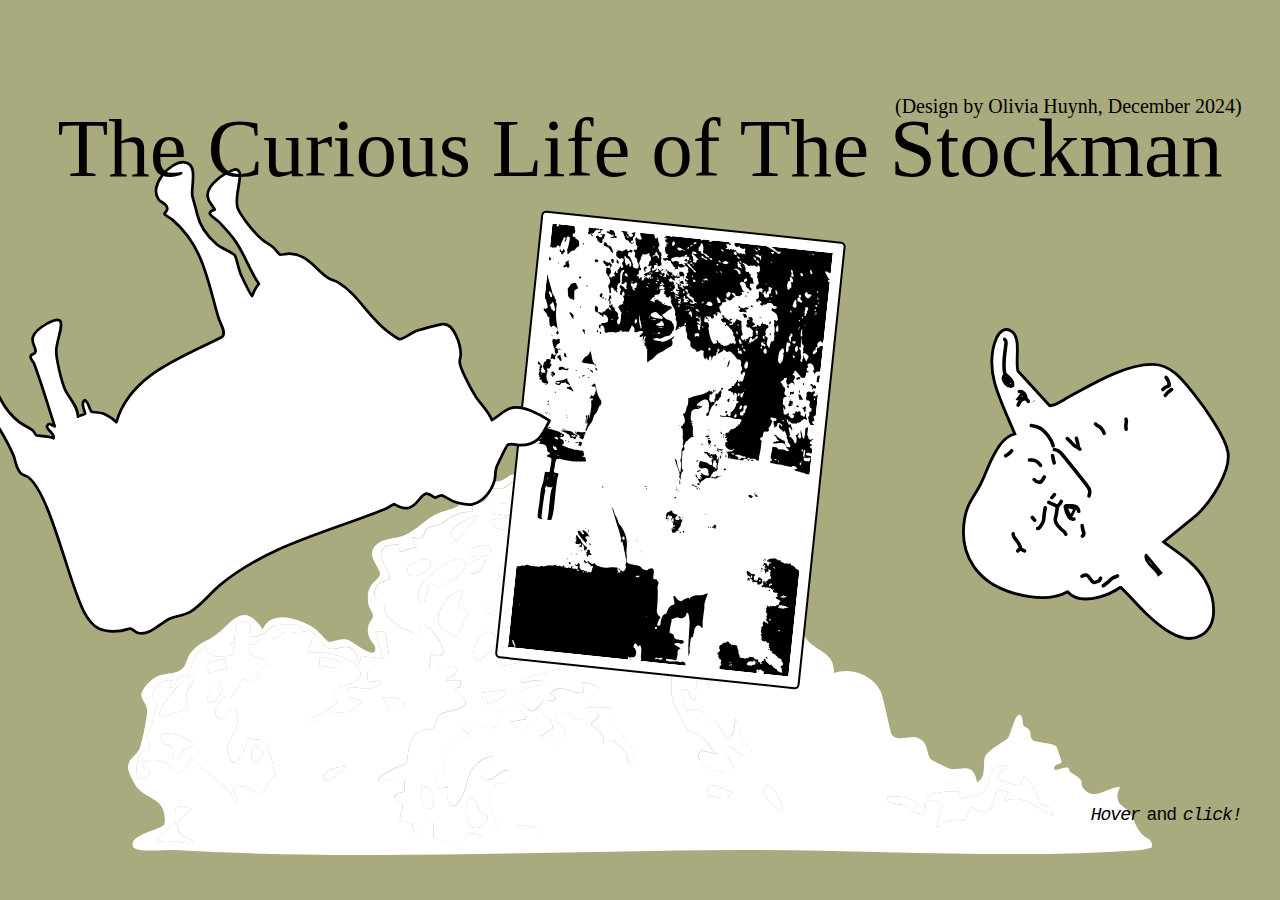
<file: index.html>
<!DOCTYPE html>
<html lang="en">
<head>
    <meta charset="UTF-8">
    <meta name="viewport" content="width=device-width, initial-scale=1.0">
    <title>The Curious Life of the Stockman</title>

    <link rel="stylesheet" href="index.css" href="wahroonga-station-icon.svg">
</head>
<body>

<div class="page" id="home">

    <img class="white-graphic" src="Songlines files/shrub(white).svg">

    <div class="title">The Curious Life of The Stockman</div>
    <div class="subtitle">(Design by Olivia Huynh, December 2024)</div>
    <div class="instruction">Hover <i style="font-style: normal;">and</i> click!</div>

<a class="icon-container" href="Songlines.html">
    <div class="hover-text">
        <i style="font-family: Courier; word-spacing: -3px; letter-spacing: -1px; font-size: 20px; font-style: normal;"><i style="font-style: normal; text-decoration: underline; text-underline-offset: 3px;">ISSUE #3</i> — </i>
        'Songlines: The Nyamal Train Song'</div>
    <img class="Songlines-icon" src="Songlines files/Topsy Fazeldine.svg">
</a>

<!-- Rodeo-icon -->
<?xml version="1.0" encoding="UTF-8"?>
<a class="icon-container" href="Rodeo.html">
    <div class="hover-text">
        <i style="font-family: Courier; font-style: normal; word-spacing: -3px; letter-spacing: -1px; font-size: 20px; font-style: normal;"><i style="font-style: normal; text-decoration: underline; text-underline-offset: 3px;">ISSUE #1</i> — </i>
        'Rodeo'
    </div>
    
    <svg id="Rodeo-icon" data-name="Layer 1" xmlns="http://www.w3.org/2000/svg" viewBox="0 0 246.37 196.77">      
    <defs>
    <style>
        .cls-1 {
        fill: none;
        stroke: #000;
        stroke-linecap: round;
        stroke-linejoin: round;
        stroke-width: 2px;
      }
      .cls-2 {
        fill: #fff;
        stroke: black;
        stroke-width: 2px;
      }
      #Rodeo-icon:hover .cls-1,
      #Rodeo-icon:hover .cls-2 {
        fill: pink; /* Change fill to pink on hover for both classes */
      }
    </style>
  </defs>
  <path class="cls-2" d="M222.77,98.14c-13.17-4.75-24.39-2.89-37.84-1.98-.68.05-1.36-.02-2.04,0l5.72-29.89c1.55-12.92-1.15-38.76-11.72-47.69-8.69-7.35-33.11-13.51-44.57-15.87-11.71-2.41-25.42-5.65-35.42,2.57-15.06,12.38-23.78,37.96-30.77,55.81-1.76,4.5-2.67,9.73-6.23,13.22l-32.92-4.41c-6.17-4.19-12.83-19.23-21.24-18.57-5.65.44-6.52,5.95-5.22,10.49,2.89,10.07,10.82,19.24,19.32,25.05,10.52,7.19,22.7,12.55,33.99,18.42-5.07,7.1-2.75,17.06-.84,24.94,1.5,6.16,3.98,12.33,5.28,18.46,2.22,10.48,1.22,15.6,7.12,25.5,13.53,22.71,36.65,28,60.32,17.23,11.22-5.1,23.4-12.95,27.94-24.94,8.28,1.21,14.92-4.99,19.35-11.24,3.13-4.41,5.6-9.57,7.05-14.78l.34-.37c8.4.45,16.74,2.09,25.16,2.6,12.28.75,34.13,1.46,39.57-12.47,5.78-14.79-10.03-27.62-22.36-32.07ZM49.13,79.1c.07.01.13.03.19.04l-.19-.04Z"/>
  <path class="cls-1" d="M121.85,105.15c-.41-1.16-1.04-2.23-1.88-3.1-1.13-1.16-2.73-1.39-4.24-1.69-5.29-1.05-10.54-2.28-15.83-3.29-4.35-.83-8.67-1.78-13.07-2.38-1.76-.24-3.25.18-4.68,1.11"/>
  <path class="cls-1" d="M30.7,80.09c-1.35-1.69-3.13-2.5-5.28-2.52-1.24-.01-2.47-.46-3.72-.01-.35.12-.58-.27-.83-.46-2.59-2.01-4.55-4.58-6.49-7.18-2.33-3.13-4.26-6.51-6.44-9.74-.63-.94-1.35-1.35-2.42-1.3"/>
  <path class="cls-1" d="M88.15,103.05c-1.52-.9-2.88-2.01-4.2-3.18"/>
  <path class="cls-1" d="M79.87,94.36c-2.16-1.69-4.71-2.48-7.32-3.12-1.89-.46-3.84-.53-5.76-.69-1.53-.13-3.03.34-4.43.95-1.19.52-2.35,1.14-3.49,1.78"/>
  <path class="cls-1" d="M109.85,6.41c2.14.22,3.83,1.29,5.28,2.82"/>
  <path class="cls-1" d="M102.66,120.02c-.07.96.14,1.93-.12,2.88"/>
  <path class="cls-1" d="M103.62,131.29c1.32,2.42,2.8,4.73,4.42,6.97,1.4,1.95,1.38,4.3,1.44,6.58.01.4-.28.75-.52,1.08"/>
  <path class="cls-1" d="M95.82,84.05c-1.1,0-2.16.04-3.26.43-1.51.54-3.1-.09-4.66-.15-1.24-.05-2.47-.36-3.72-.28"/>
  <path class="cls-1" d="M136.54,129.85c.3-1.45-.2-2.38-1.6-3.03-1.29-.6-2.33-1.63-3.37-2.6"/>
  <path class="cls-1" d="M123.29,118.1c-2.01-1.91-4.09-2.11-6.84.59-.77.75-1.63,1.41-2.39,2.16"/>
  <path class="cls-1" d="M109.37,120.62c.4.92.75,1.78.4,2.89-.55,1.73.72,2.98,1.54,4.29.87,1.4,1.75,2.78,2.42,4.31.88,2,2.73,2.89,4.77,3.22,2.09.35,4.22.57,6.35.39.69-.06,1.18.46,1.8.6"/>
  <path class="cls-1" d="M111.77,52.39c-1.14-.82-2.02-1.82-2.68-3.1-.45-.87-.96-1.83-2-2.24"/>
  <path class="cls-1" d="M173.42,135.37c0,.3,0,.58-.23.85-1.62,1.9-1.75,4.27-2.04,6.59-.18,1.47-.57,2.89-.96,4.32"/>
  <path class="cls-1" d="M98.1,159.83c.84,1.41,2.37,1.58,3.73,1.89,2.4.55,4.89.81,6.82,2.56.57.51,1.15.1,1.68.07.55-.03,1.11-.28,1.68-.37"/>
  <path class="cls-1" d="M113.93,121.58c1.89,1.83,4.05,3.26,6.6,3.93,1.38.36,2.72.15,3.71-1.06"/>
  <path class="cls-1" d="M21.58,77.69c.15,1.53.68,3.05,2.07,3.65,1.53.65,3.23,1.47,5,.54.5-.26,1.04-.39,1.56-.59"/>
  <path class="cls-1" d="M46.41,81.65c-.62-.57-2.57-.51-3.24.12-1.04.98-1.27,2.22-1.22,3.6.04,1.01.49,1.9.62,2.88"/>
  <path class="cls-1" d="M101.7,64.5c-2.22-1.24-4.56-1.84-7.07-1.06-.64.2-1.21-.19-1.81-.02"/>
  <path class="cls-1" d="M81.91,110.55c-.49.01-.97-.12-1.44-.24-2.83-.7-5.03.45-6.96,2.4"/>
  <path class="cls-1" d="M154.41,151.67c1.28-3.18,2.52-3.45,5.68-2.36,3.71,1.28,4.07.33,5.53-2.67.42-.87-.19-1.6-.24-2.4"/>
  <path class="cls-1" d="M109.49,125.05c-2.11.62-4.25,1.14-6.36,1.8"/>
  <path class="cls-1" d="M43.05,80.45c-1.44-1.32-4.04-2.04-6-.12"/>
  <path class="cls-1" d="M88.98,79.73c1.68,1.27,3.65,2.18,4.92,3.96"/>
  <path class="cls-1" d="M118.25,10.43c-.56,1.96-1.08,3.92-.72,6"/>
  <path class="cls-1" d="M59.78,115.7c.41,1.98-.54,3.7-1.02,5.52"/>
  <path class="cls-1" d="M89.34,119.66c-1.12,1.54-2.68,1.82-4.44,1.56"/>
  <path class="cls-1" d="M115.01,9.83c-1,1.35-1.61,2.83-1.44,4.56"/>
  <path class="cls-1" d="M89.22,115.1c.23,1.43.72,2.84.36,4.32"/>
  <path class="cls-1" d="M100.98,142.44c.87.19,1.78.12,2.64.36"/>
  <path class="cls-1" d="M108.89,164.62c-.21.8-.82,1.49-.6,2.4"/>
  <path class="cls-2" d="M195.37,114.15l-.48,1.92c-4.36-2.12-9.75-.03-13.75-2.92-.28-.2-1.91-1.6-1.6-1.88l15.83,2.88Z"/>
  <path class="cls-2" d="M42.57,80.09c.28.3-2.04,4.72-2.87,5.04l-.24-5.04c1.09-.22,2.15.48,3.12,0Z"/>
  <path class="cls-2" d="M27.16,79.18l.29,1.87c-.7-.65-3.62-.54-3.81-1.11l-.03-.81,3.55.05Z"/>
  <path class="cls-2" d="M120.05,118.22l1.44,5.99c-1.59-.04-5.79-1.43-6.2-3.05-.09-.35-.03-.42.2-.66.18-.18,4.37-2.45,4.56-2.28Z"/>
</svg></a>
<!--  -->


<!-- Wahroonga-Station-icon -->
<?xml version="1.0" encoding="UTF-8"?>
<a class="icon-container" href="Wahroonga-Station.html">
    <div class="hover-text">
        <i style="font-family: Courier; font-style: normal; word-spacing: -3px; letter-spacing: -1px; font-size: 20px; font-style: normal;"><i style="font-style: normal; text-decoration: underline; text-underline-offset: 3px;">ISSUE #2</i> — </i>
        'Wahroonga Cattle Station'
    </div>
    
    <svg id="Wahroonga-Station-icon" data-name="Layer 1" xmlns="http://www.w3.org/2000/svg" viewBox="0 0 458.86 408.51">
  <defs>
    <style>
      .cls-1 {
        fill: white;
        stroke: #000;
        stroke-miterlimit: 1px;
        stroke-width: 2.5px;
      }
      .cls-1:hover{
        fill:pink;
      }
    </style>
  </defs>
  <path class="cls-1" d="M412.76,59.4c1.4,8.37-1.57,17.16-2.04,25.4-.4,7,.11,30.76,3.2,35.81,1.22,2,3.09,3.23,4.38,5.6,3.85,7.09,8.95,27.41-.28,31.77-3.93,1.86-22.27,6.77-26.74,7.19-3.77.35-12.68-1.04-14.97,1-.72.64-4.86,9.53-5.65,11.32-8.78,19.85-6.5,42.98-16.97,61.87-1.55,2.8-4.34,5-5.58,7.39-6.53,12.59-5.11,28.44-20.05,37.84-1.72,1.08-7.47,2.96-7.9,3.58-.67.95-1.29,7.04-2.17,9.3-1.45,3.69-3.65,6.94-5.05,10.91-3.13,8.84-6.13,26.83-5,35.97s17.87,22.76,17.9,27.91c.01,2.03-1.3,4.1-3.42,4.49-9.05,1.65-28.45.74-32.93-8.97-2.49-5.39-.12-8.4-.51-13.98-10.7,2.58-3.34-6.88-2.22-11.72,1.32-5.72,3.71-17.12,4.21-22.73,1.33-14.86-2.17-29.89-.92-44.78-4.27-1.32-7.59-3.85-11.03-6.6-.75,1.03.68,20.27,1.11,23.33.58,4.11,4.09,14.58,3.86,16.99-.36,3.78-7.32,11.3-9.26,16.79-3.74,10.6-5.05,22.46-1.76,33.25,1.78,5.82,2.91,11.15,4.48,16.48,2.09,7.08,19.85,22.57,9.51,30.36s-40.04-1.55-37.89-17.86c.47-3.55,4.09-4.84,3.01-10.07-.67-3.28-4.61-2.32-5.01-4.03-.22-.96,3.08-6.35,3.74-8.18,12.56-34.78-.45-65.47-8.45-98.86-1.28-5.33-.19-15.73-6.02-16.97-41.2,2.15-90.28,12.47-123-19.15-1.43,4.29-3.74,9.38-6.59,12.88-1.93,2.37-8.3,6.26-8.43,6.78-.79,3.24,2.15,8.31.03,12.27-5.34.66-5.01-10.25-6.02-10.96-.83-.59-5.31,1.49-6.95.99,4.68,8.7,1.52,17.2,2.01,26.43.4,7.67,7.17,30.32,11.31,36.6,3.39,5.16,9.85,10.55,13.6,15.34s4.6,7.91-2.7,9.21c-6.41,1.15-18.8.96-23.74-3.73-3.77-3.58-2.25-9.73-4.4-12.6-1.62-2.15-3.55-.2-5.04-.87-3.43-1.55-1.2-5.47-1.57-7.67-3.29-20.11-8.22-39.82-12.44-59.72-2.07,1.22-1.79,6.39-5.83,3.84-3.21-2.02,3.27-9.85-.64-12.82-.97,3.05-11.88,9.47-12.27,10.17-.63,1.13,0,3.88-.67,5.83-1.26,3.69-4.97,8.1-6.71,12.26-7.47,17.87-5.56,42.58,3.97,59.27,2.85,4.99,14.6,14.76,2.46,17.02-7.87,1.47-22.42.22-27.64-6.81-6.59-8.87,1.94-13.04.48-19.19-.29-1.21-5.46-2.02-5.07-6.12.15-1.64,2.19-3.3,2.78-5.31,4.65-15.98,5.06-44.77,3.12-61.5-.73-6.32-4.4-12.07-2.41-18.63.61-2.03,3.07-4,3.93-6.04C28.07,203.09,1.47,124.01.54,93.87,0,76.04,5.13,69.42,20.86,62.21c2.69-1.23,7.24-1.64,8.99-2.74,1.33-.84,2.06-5.15,4.14-7.08,7.91-7.37,21.86-2.38,30.94-2.97,6.25-.41,13.26-4.15,19.98-4.08,10.9.12,24.92,5.86,36.24,7.75,56.88,9.5,111.39-7.87,166.47-15.53,2.8-.39,6.43.43,8.66-.1.92-.22,3.97-8.44,10.41-9.77,8.87-1.83,15.23,5.55,20.22,3.24,2.48-1.15,4.5-6.88,5.19-7.27,1.46-.81,4.03.53,6.38-1.12,1.16-.82,4.56-8.01,6.57-10.39,2.56-3.04,9.59-9.6,13.25-10.71,10.18-3.09,21.75,1.81,29.04,9.01,2.35,2.32,4.52,6.72,6.95,9.01,1.55,1.46,18.06,12.61,19.19,12.84,3.71.74,6.85-3.85,9.92-5.67,14.29-8.45,22.6-2.43,34.81,5.79-4.36,9.31-14.96,26.63-25.99,27.98-6.53.8-13.01-1.11-19.48-1.01Z"/>
</svg></a>
<!--  -->


</div>
    
</body>
</html>
</file>
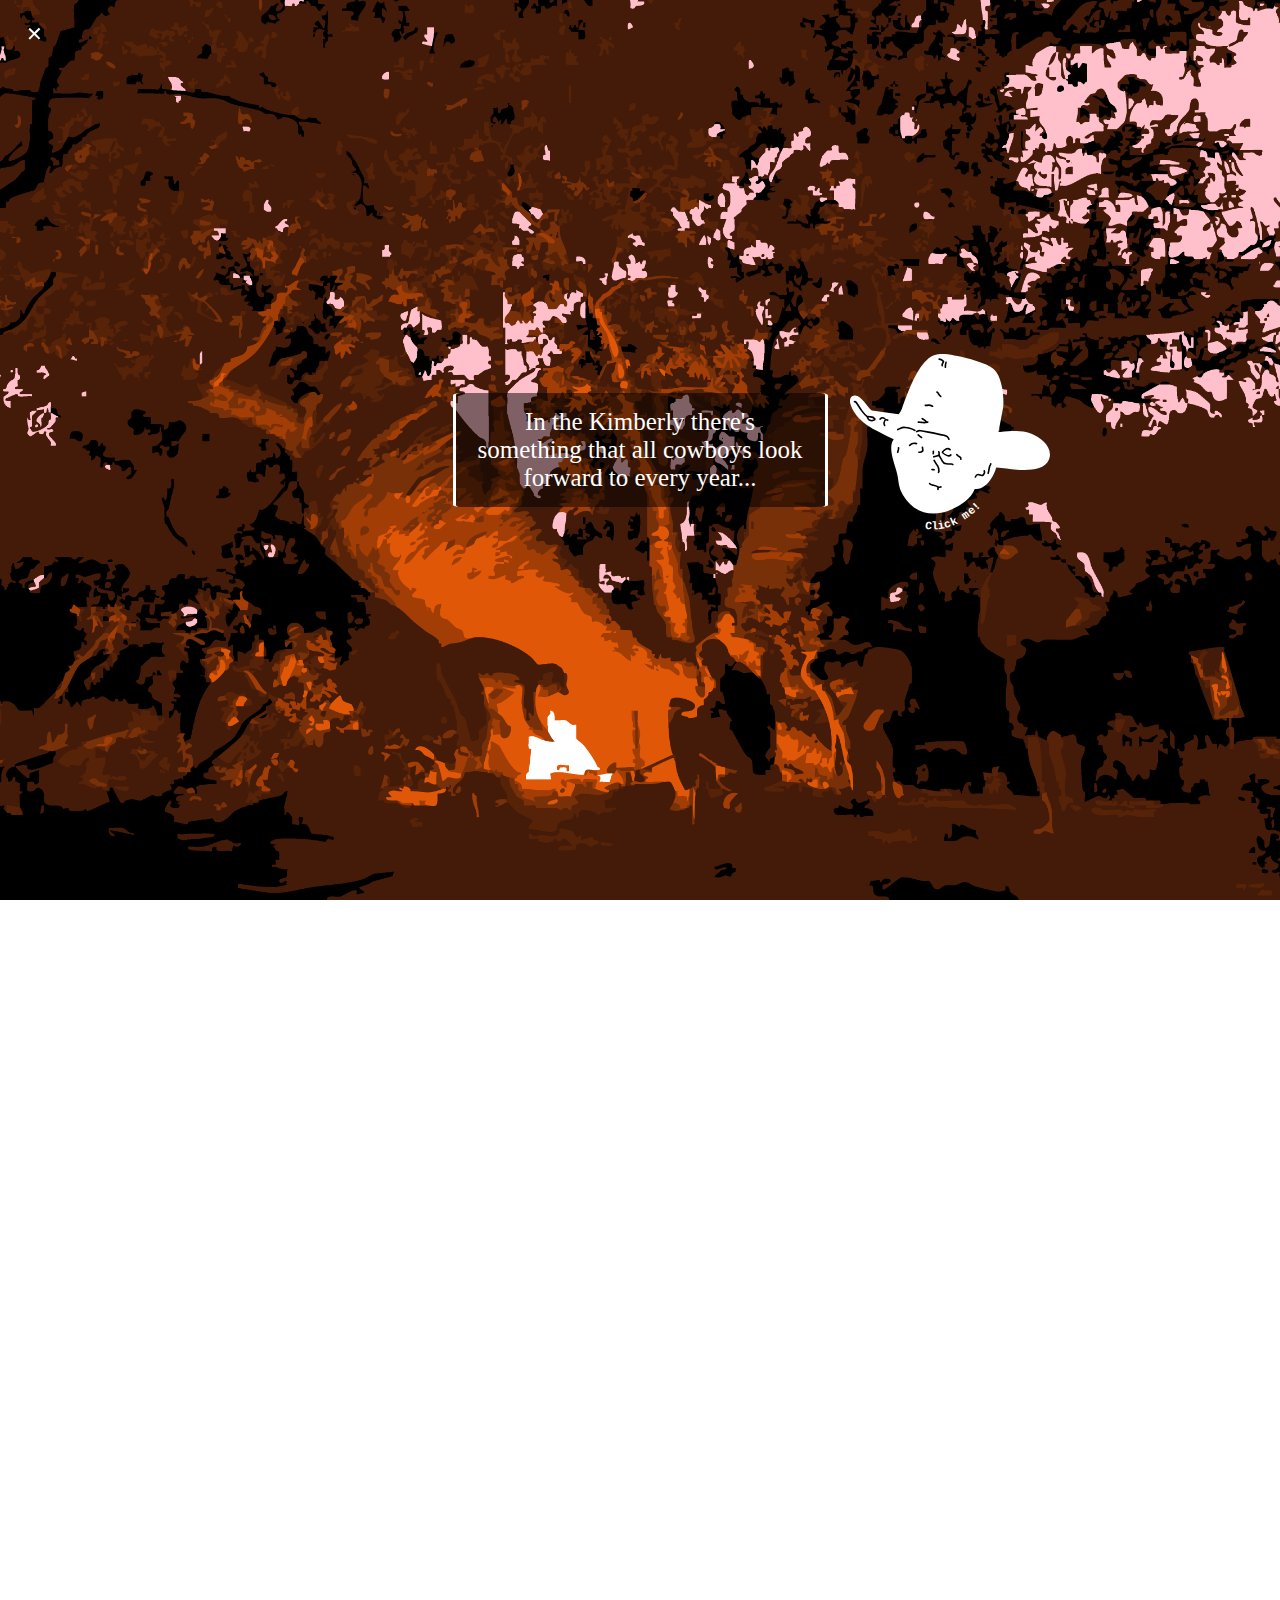
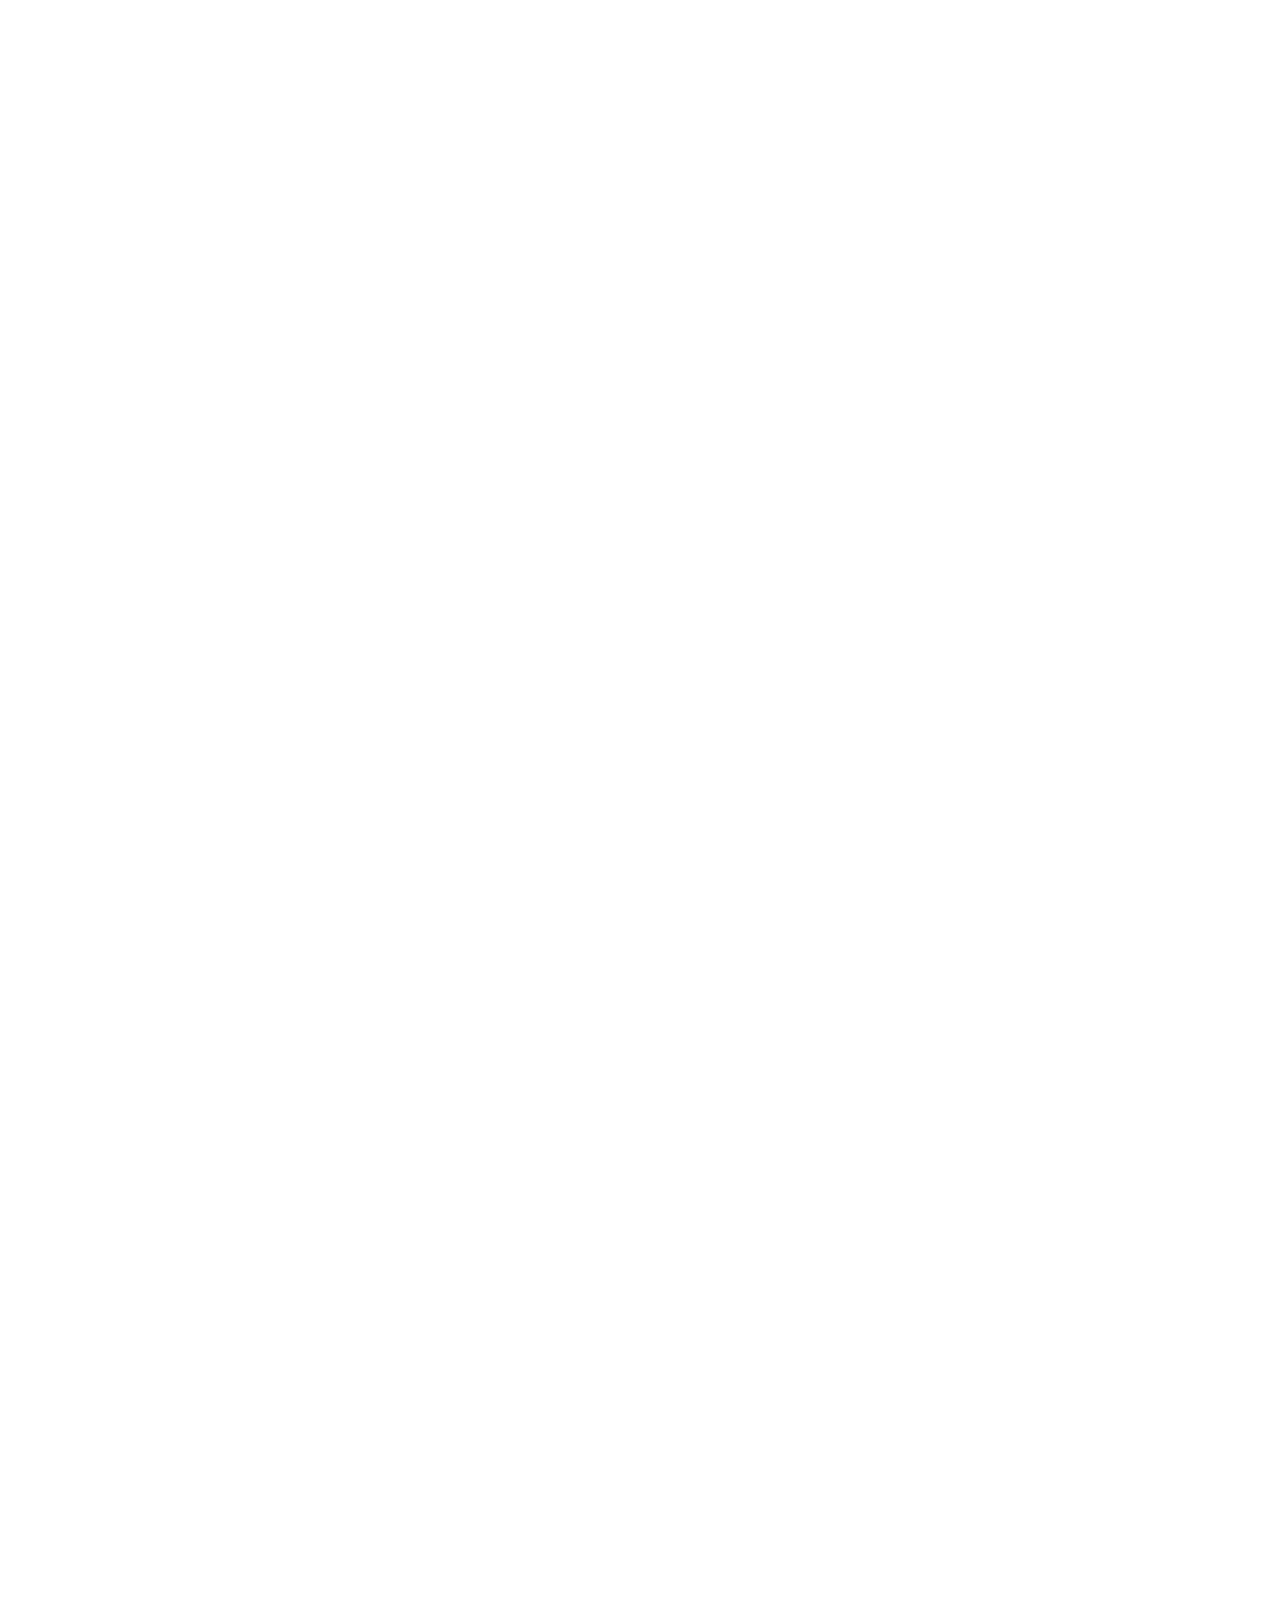
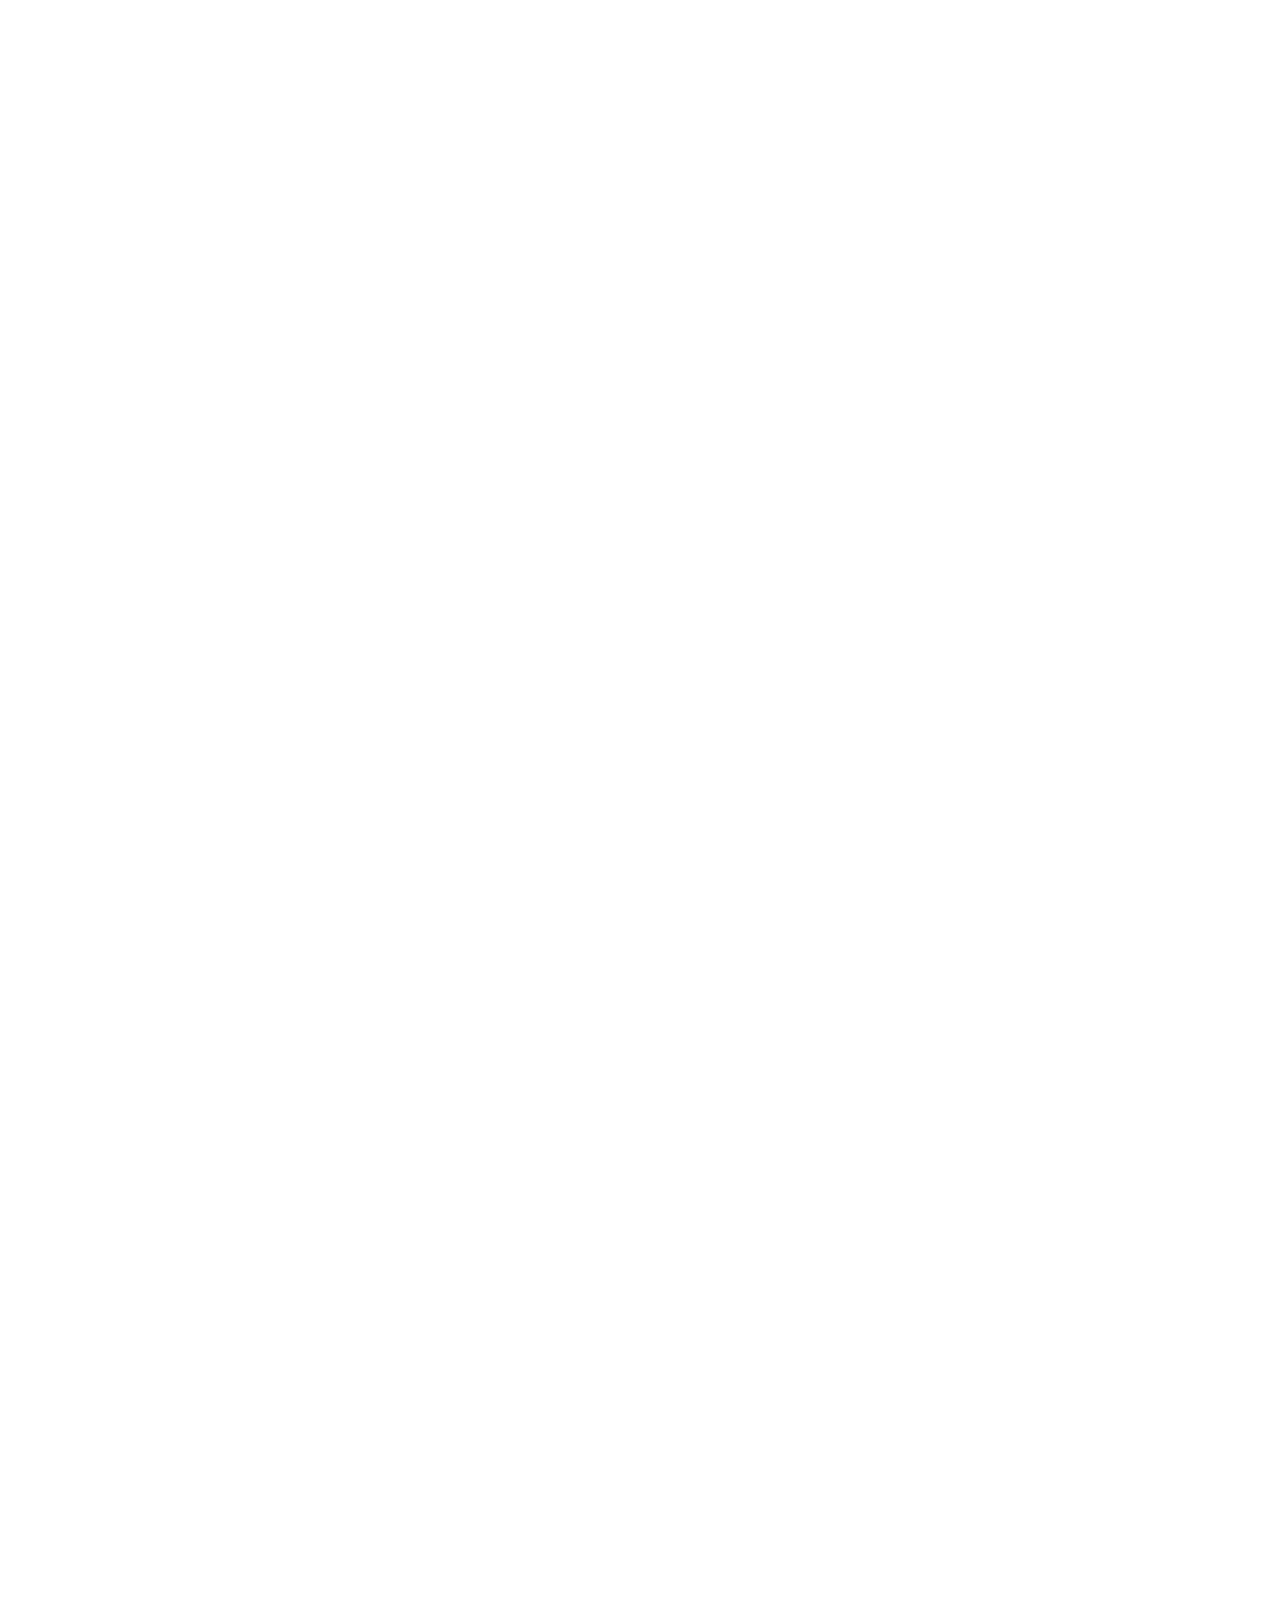
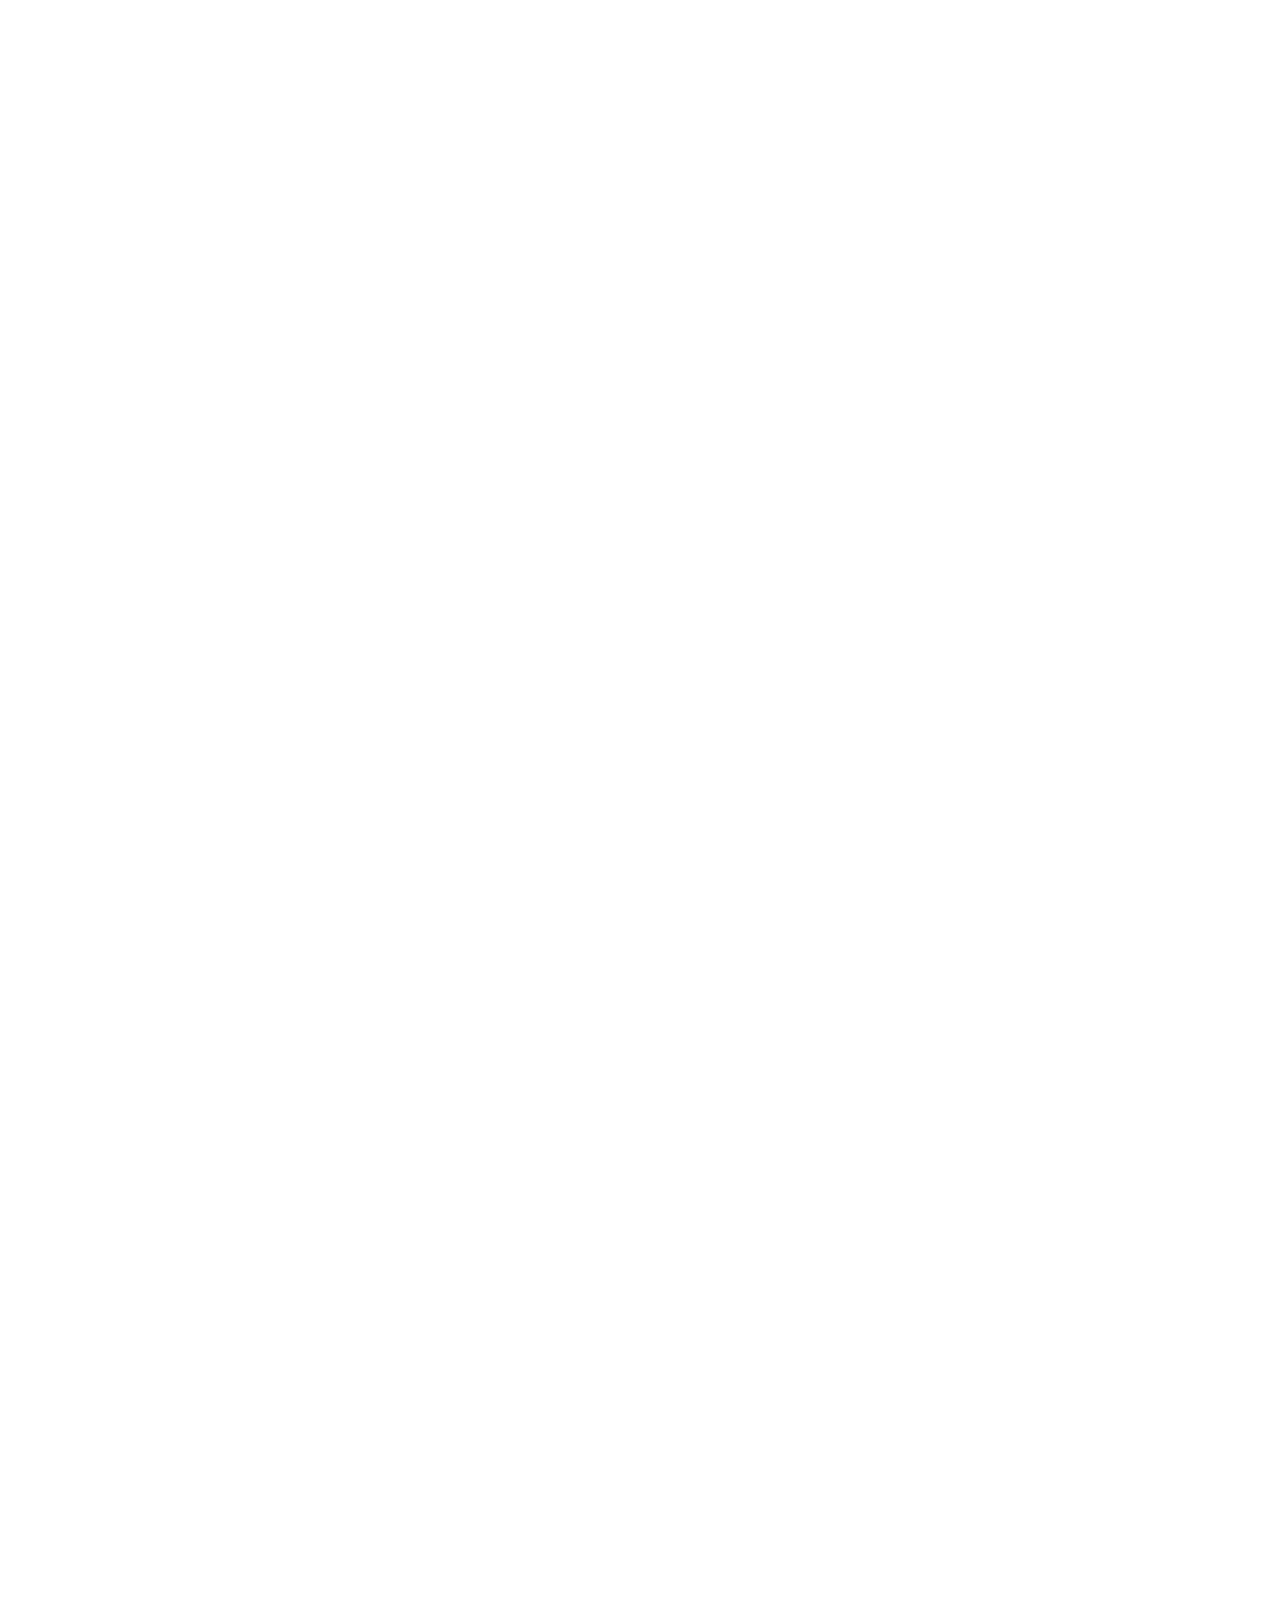
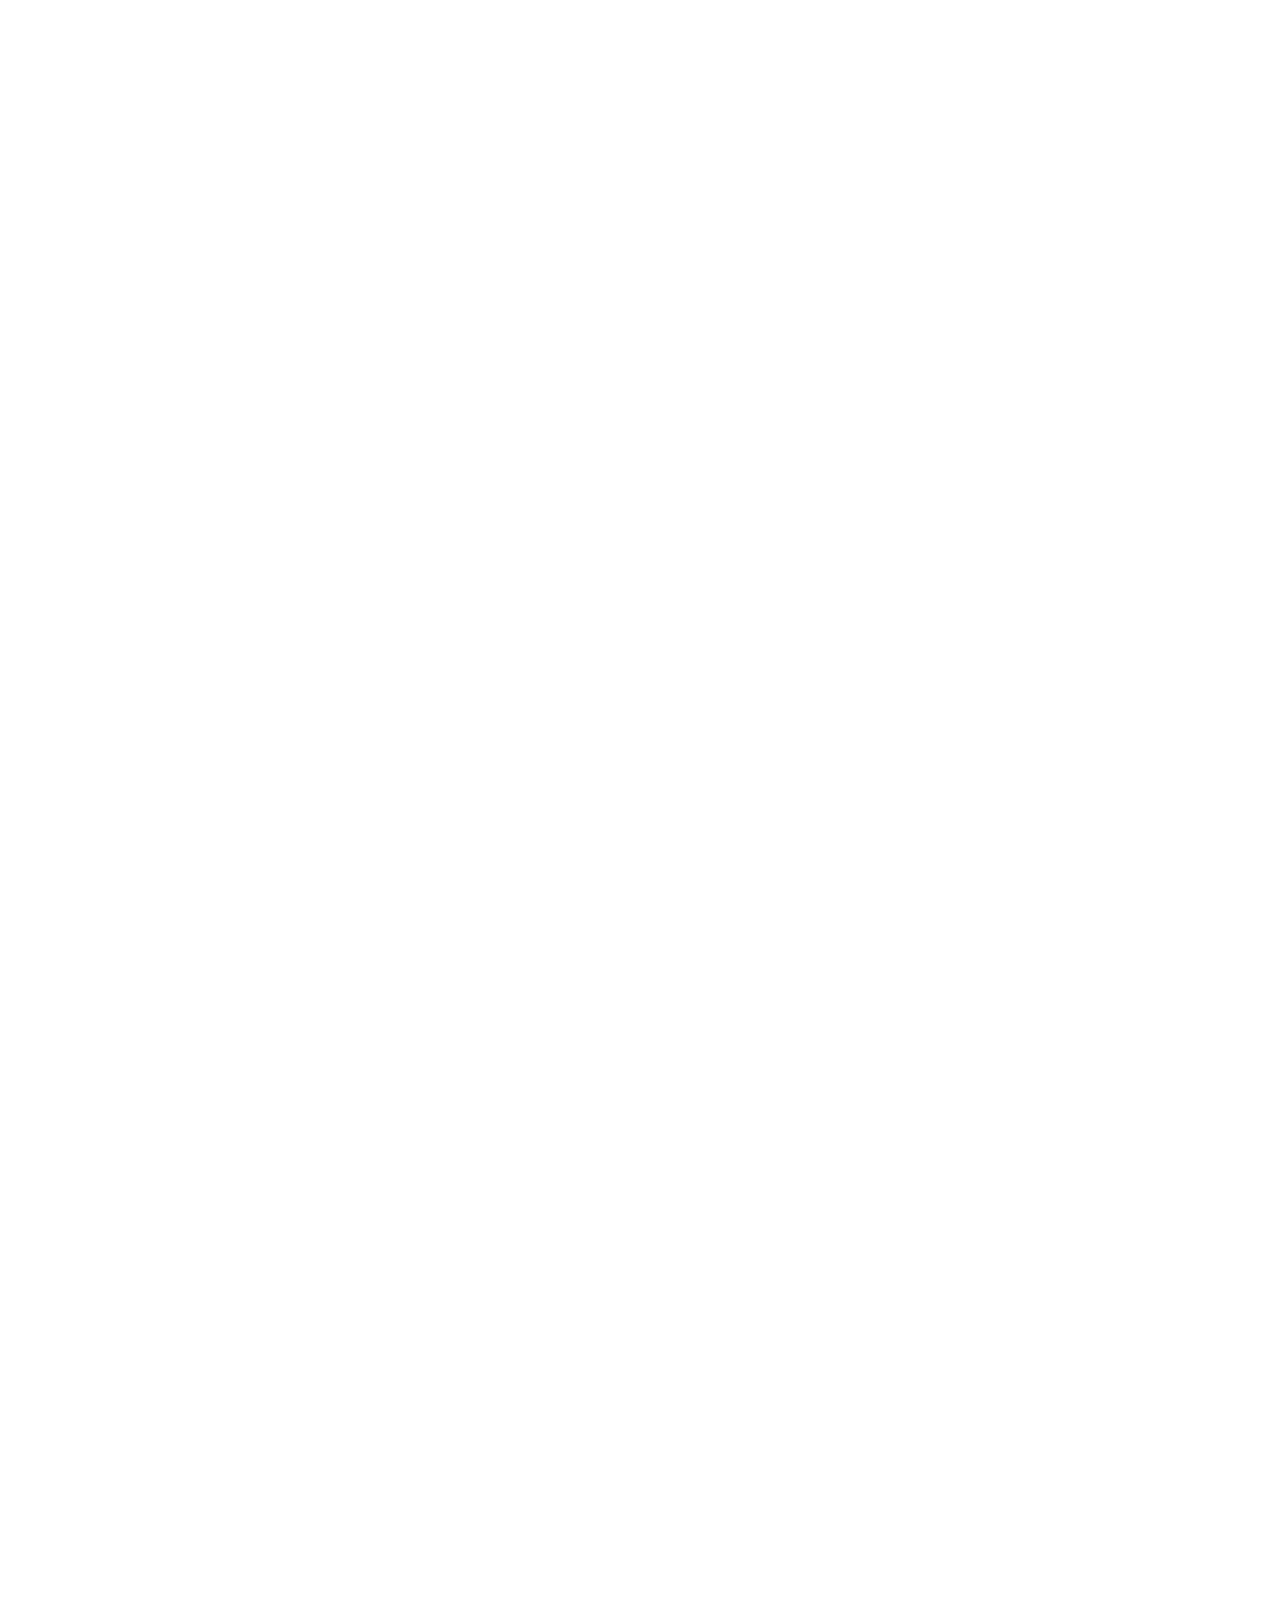
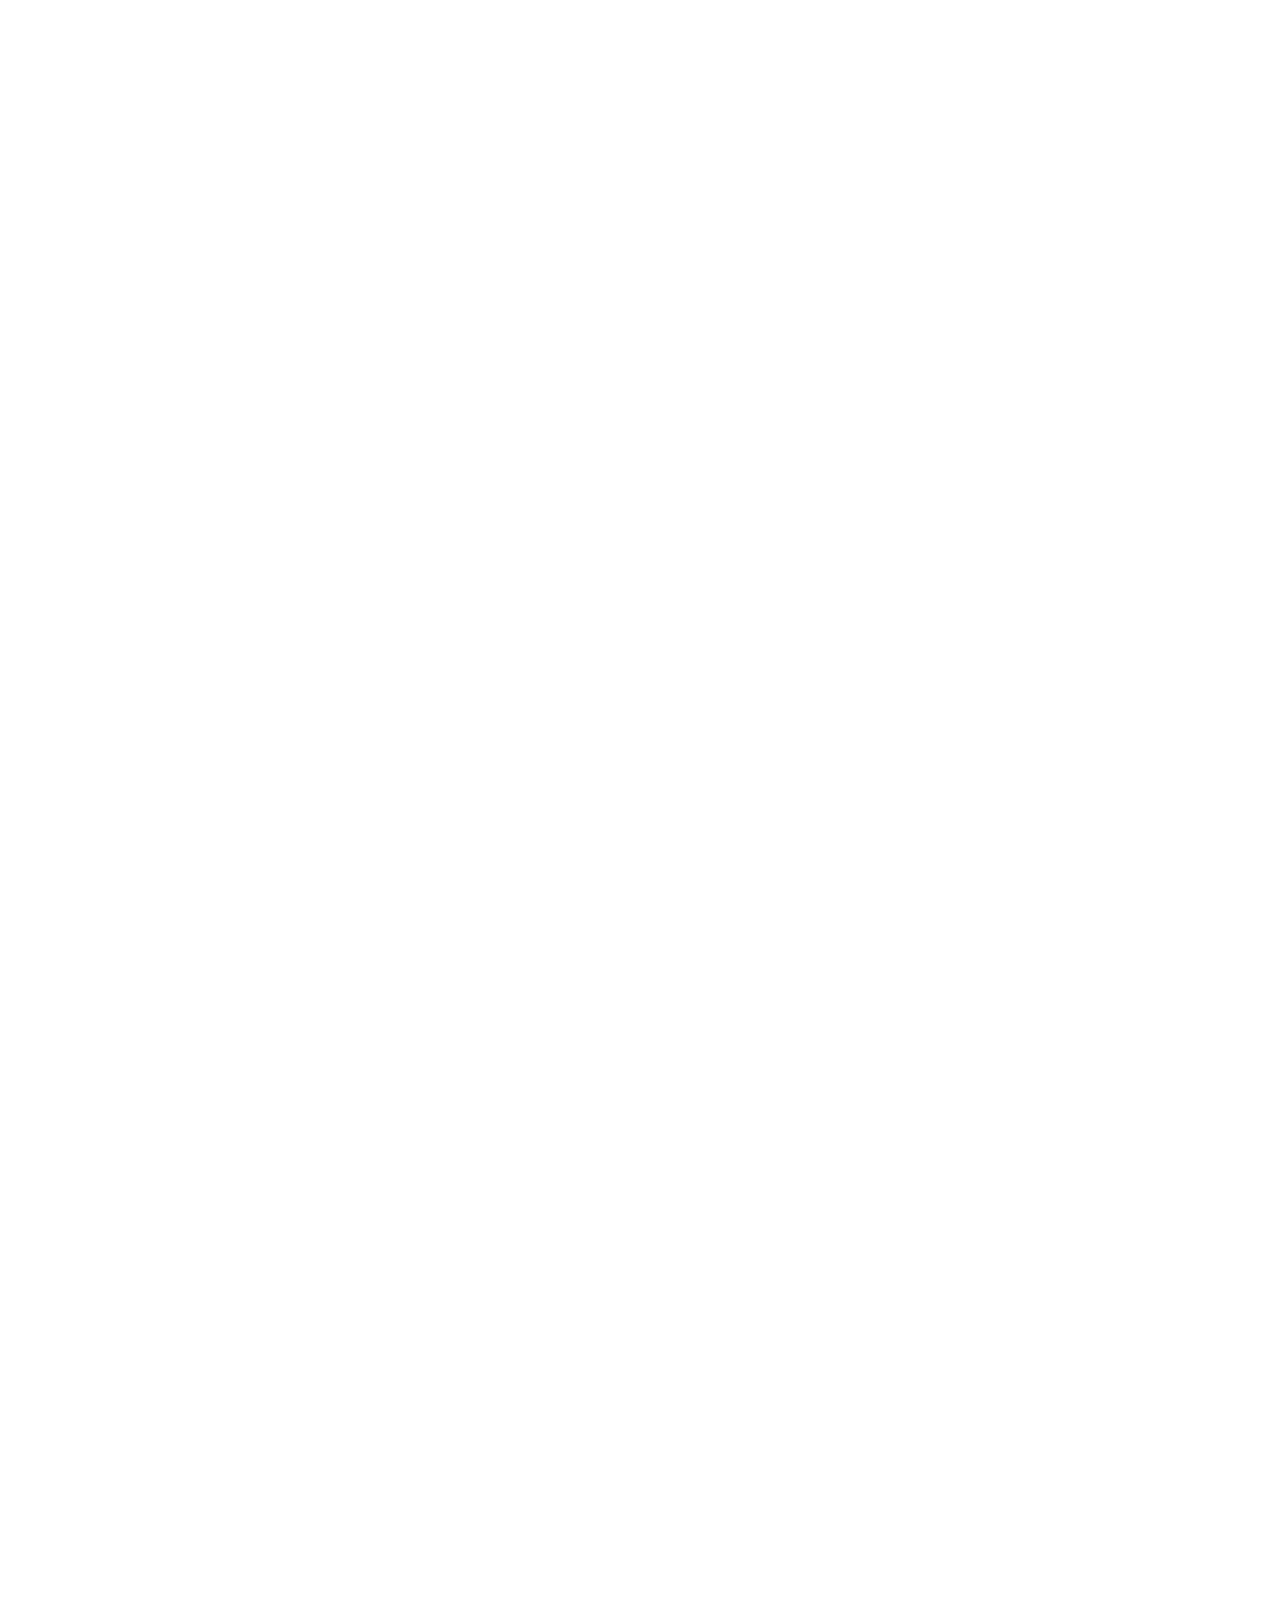
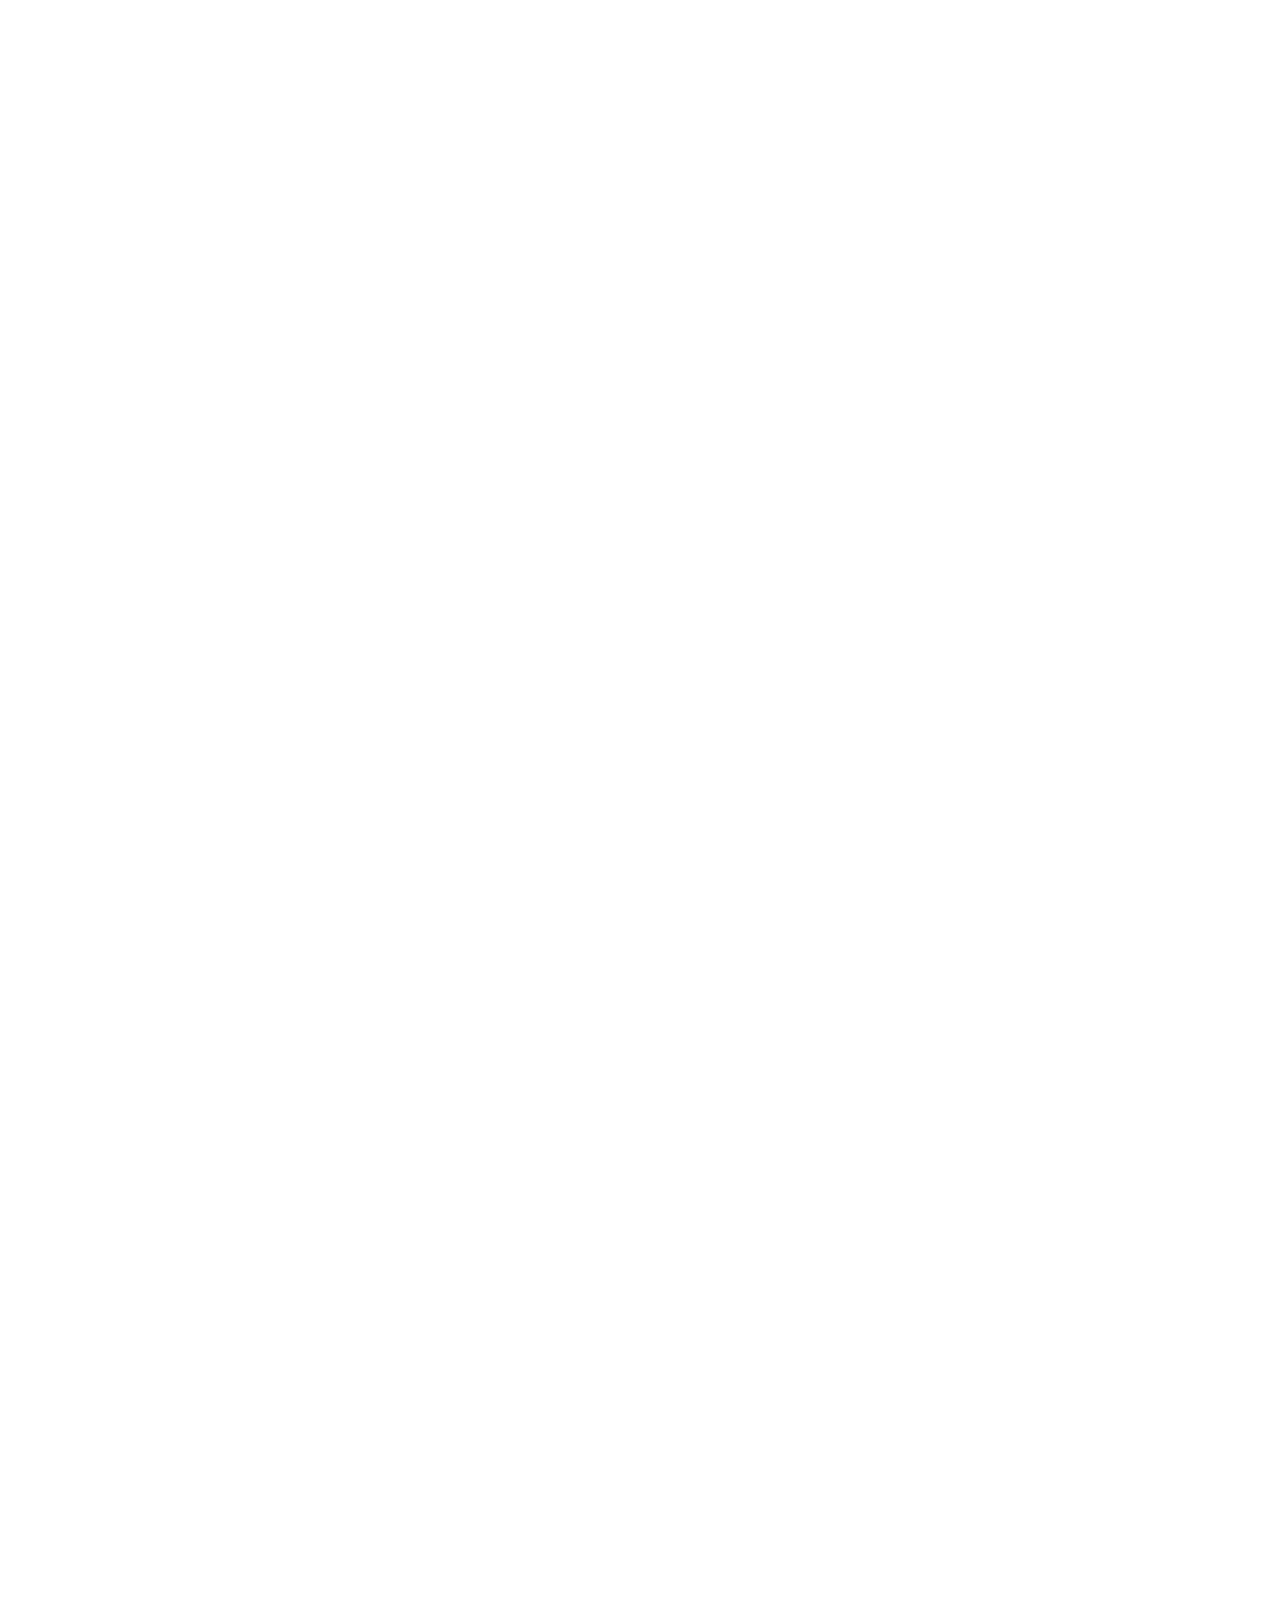
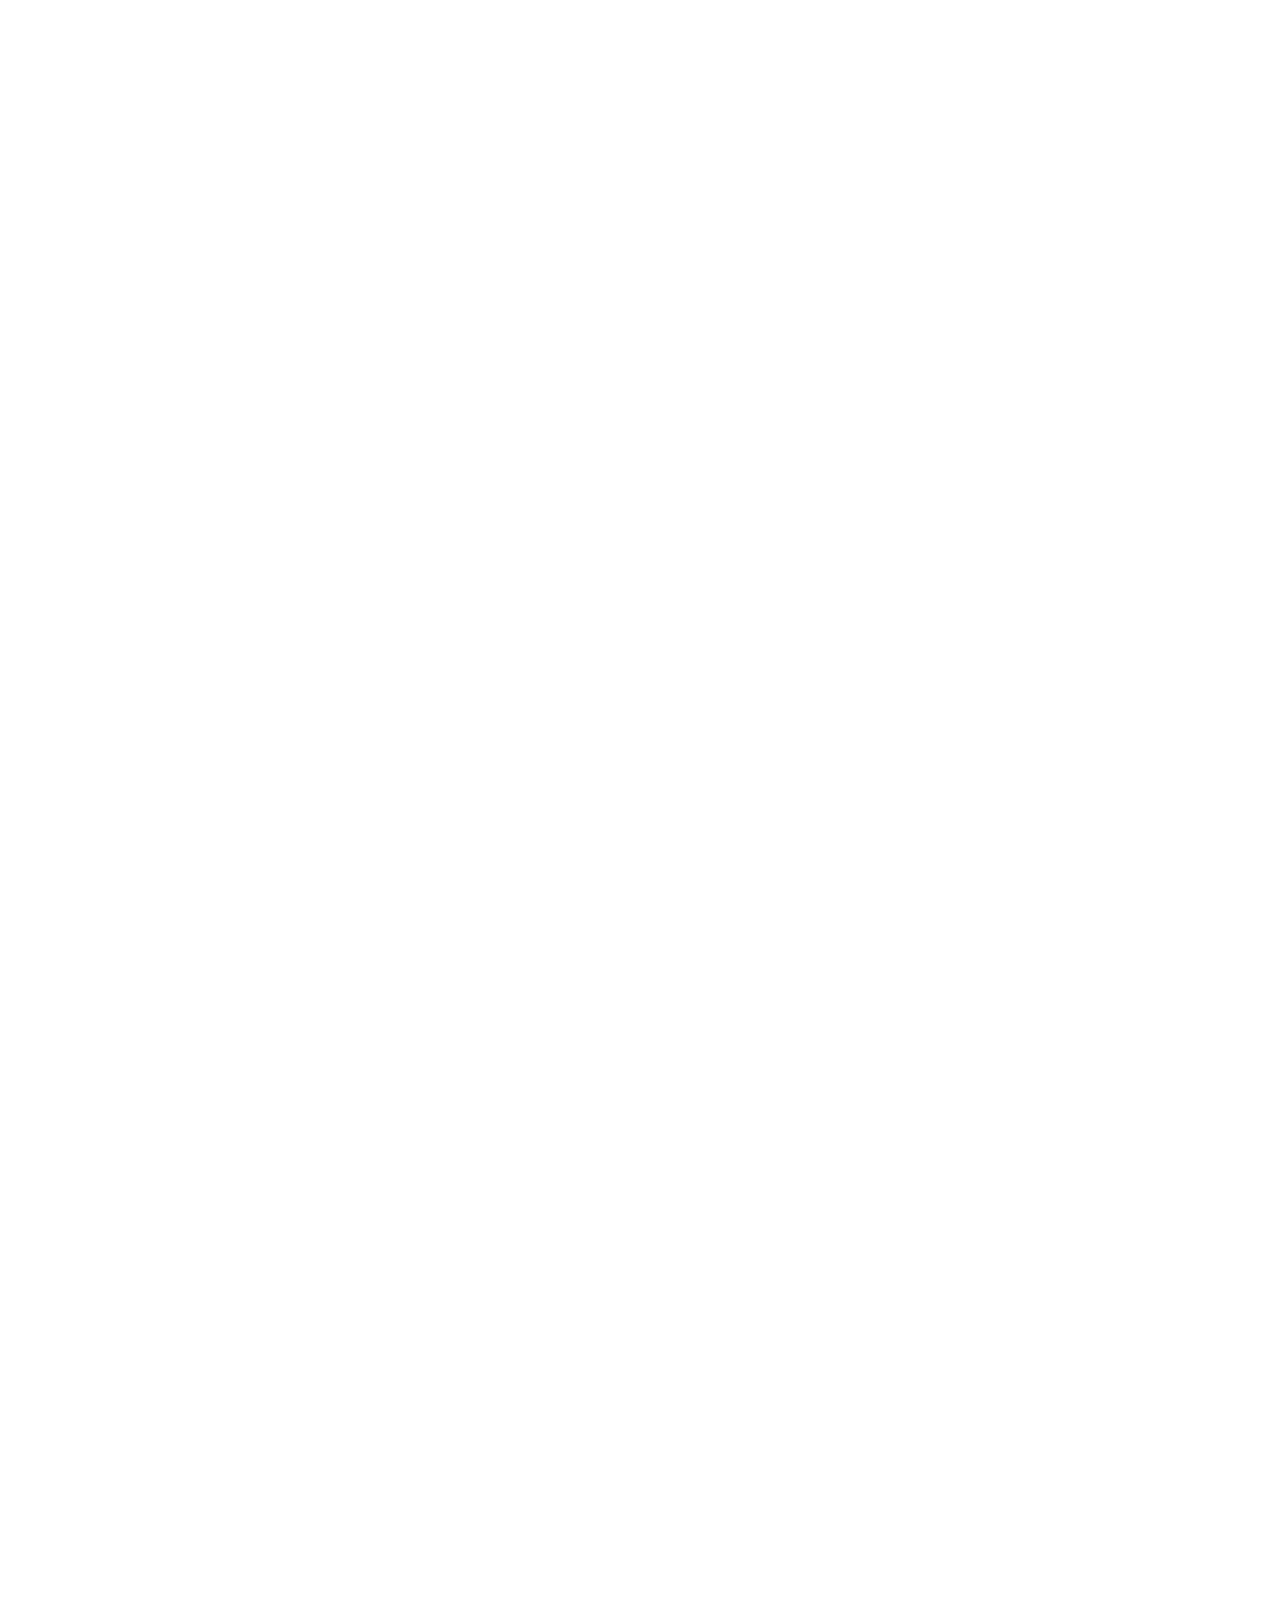
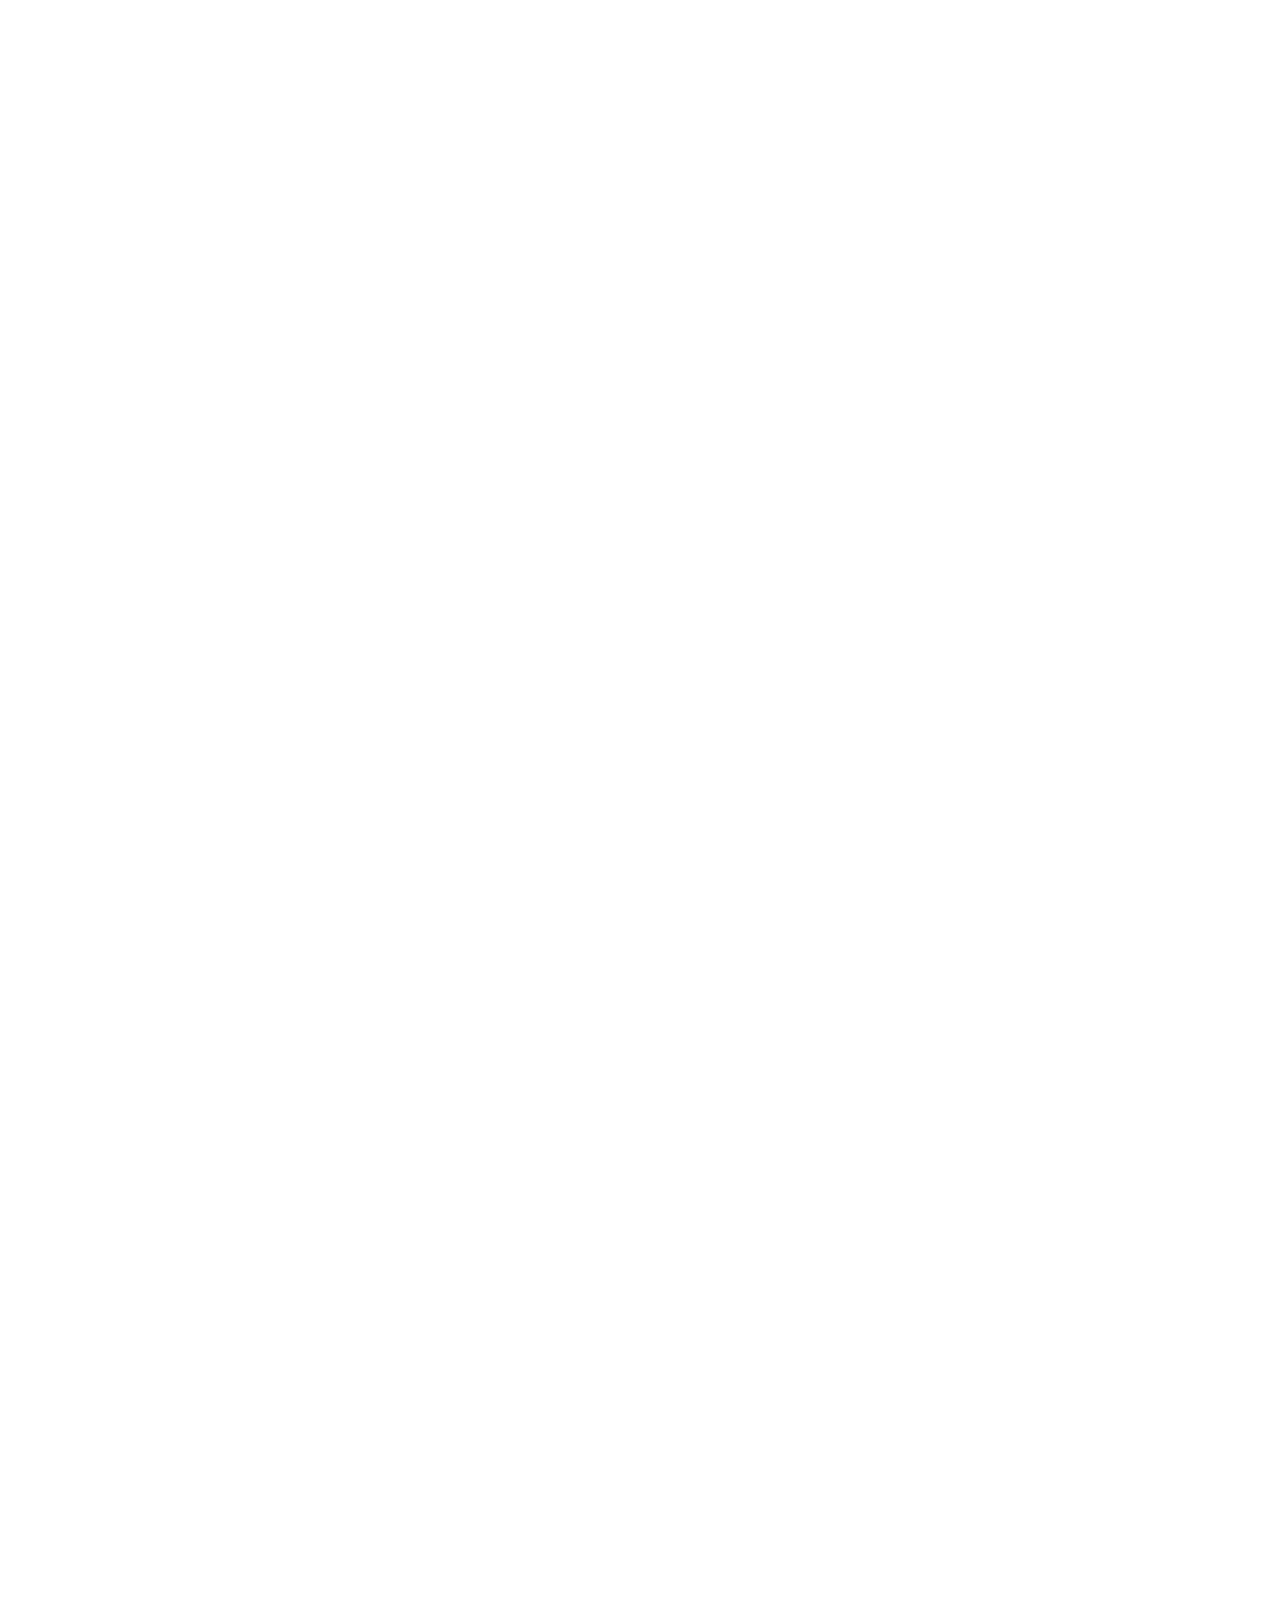
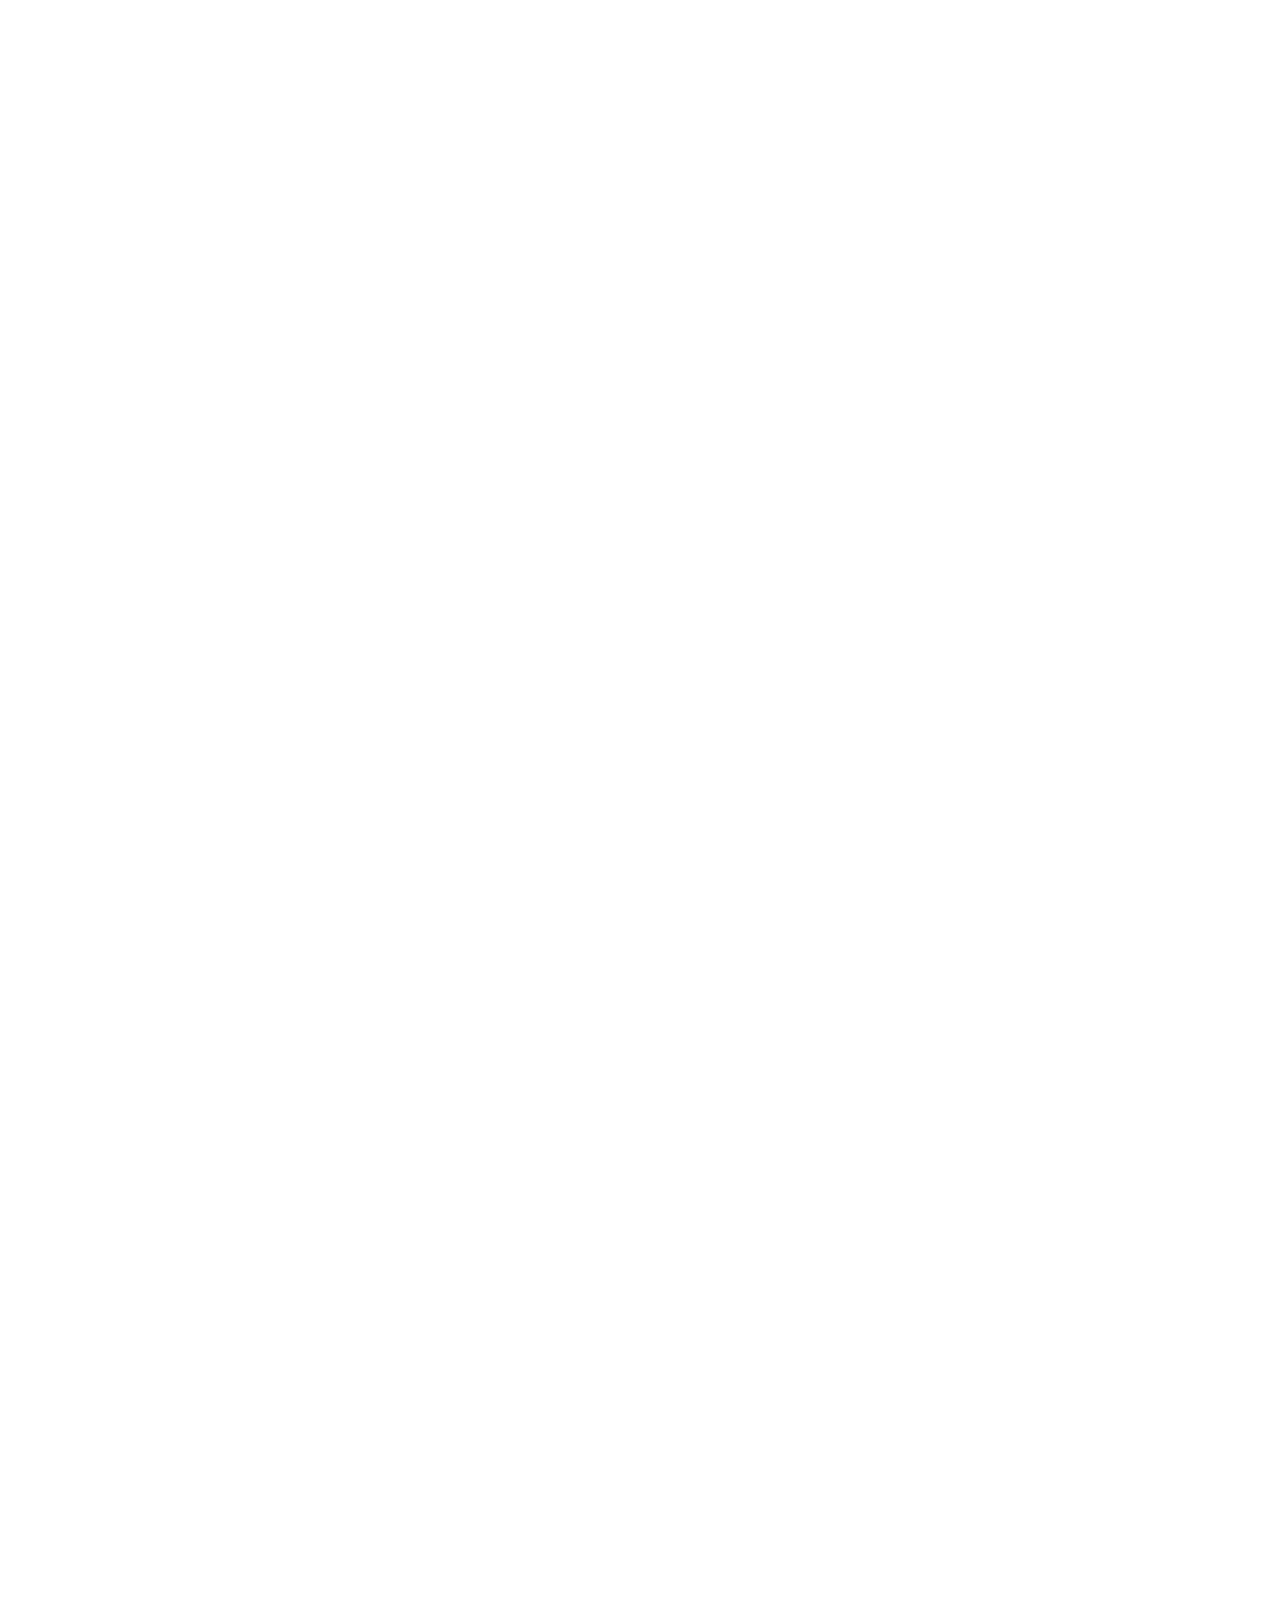
<file: Rodeo.html>
<!DOCTYPE html>
<html lang="en">
<head>
    <meta charset="UTF-8">
    <meta name="viewport" content="width=device-width, initial-scale=1.0">
    <title>Rodeo</title>

    <link rel="stylesheet" href="rodeo.css">
</head>
<body>

    <div class="page" id="rodeo1">

        <a href="index.html"><div class="back-button">✕</div></a>
        
        <a href="Rodeo.html#rodeo2"><div class="button">
            <img src="Rodeo Files/face-monospace-text.svg">
        </div></a>

        <div class="text-intro">
            In the Kimberly there's something that all cowboys look forward to every year...
        </div>

         
    </div>

    <div class="page" id="rodeo2">
        
        <a href="Rodeo.html#rodeo3"><div class="button">
            <img src="Rodeo Files/face-monospace-text.svg">
        </div></a>

        <img class="scene" src="Rodeo Files/Artboard/16colour-bullrider (indexed).png">

        <img class="rodeo-title" src="Rodeo Files/rodeo-title.svg">
         
    </div>

    <div class="page" id="rodeo3">
        
        <a href="Rodeo.html#rodeo4"><div class="button">
            <img src="Rodeo Files/face-monospace-text.svg">
        </div></a>

        <div class="text-bullriders">
            This is a dangerous sport and not for the faint-hearted, but there are two Cowboys who live for that eight seconds of glory: Colin Fuller and Maxie Holt.
        </div>
         
    </div>

    <div class="page" id="rodeo4">

        <a href="Rodeo.html#rodeo5"><div class="button">
            <img src="Rodeo Files/face-monospace-text.svg">
        </div></a>

        <img class="maxie" src="Rodeo Files/colin-bw2.svg">
        <img class="colin" src="Rodeo Files/maxie-bw2.svg">

        <div class="dialogue-text" id="maxie-text">
            "I rode a rank bull…and I- I reckon I can still ride a rank bull."
        </div>
         
    </div>

    <div class="page" id="rodeo5">
        
        <a href="Rodeo.html#rodeo6"><div class="button">
            <img src="Rodeo Files/face-monospace-text.svg">
        </div></a>

        <img class="maxie" src="Rodeo Files/colin-bw2.svg">
        <img class="colin" style="opacity: 0;" src="Rodeo Files/maxie-bw2.svg">
        
        <div class="text-bullriders">
            Colin is an old hand at rodeo and won many a belt buckle, but to avoid disqualification he must keep one arm free and stay on for eight seconds.
        </div>
         
    </div>

    <div class="page" id="rodeo6">
        
        <a href="Rodeo.html#rodeo7"><div class="button">
            <img src="Rodeo Files/face-monospace-text.svg">
        </div></a>

        <img class="maxie" src="Rodeo Files/colin-bw2.svg">
        <img class="colin" style="opacity: 0;" src="Rodeo Files/maxie-bw2.svg">
        
        <div class="dialogue-text" id="colin-text">
            "Eight seconds is going to feel like a fortnight on a bareback horse cos its—"
        </div>
         
    </div>

    <div class="page" id="rodeo7">
        
        <a href="Rodeo.html#rodeo8"><div class="button">
            <img src="Rodeo Files/face-monospace-text.svg">
        </div></a>

        <img class="maxie" src="Rodeo Files/colin-bw2.svg">
        <img class="colin" style="opacity: 0;" src="Rodeo Files/maxie-bw2.svg">
        
        <div class="dialogue-text" id="colin-text">
            "you really need the strength and all that sort of stuff and the stamina to keep on going on them—"
        </div>
         
    </div>

    <div class="page" id="rodeo8">
        
        <a href="Rodeo.html#rodeo9"><div class="button">
            <img src="Rodeo Files/face-monospace-text.svg">
        </div></a>

        <img class="maxie" src="Rodeo Files/colin-bw2.svg">
        <img class="colin" style="opacity: 0;" src="Rodeo Files/maxie-bw2.svg">
        
        <div class="dialogue-text" id="colin-text">
            "can't quit em"
        </div>
         
    </div>

    <div class="page" id="rodeo9">
        
        <a href="Rodeo.html#rodeo10"><div class="button">
            <img src="Rodeo Files/face-monospace-text.svg">
        </div></a>

        <img class="maxie" src="Rodeo Files/colin-bw2.svg">
        <img class="colin" style="opacity: 0;" src="Rodeo Files/maxie-bw2.svg">
        
        <div class="dialogue-text" id="colin-text">
            "you quit em you get a hell of a ride."
        </div>
         
    </div>

    <div class="page" id="rodeo10">
        
        <a href="Rodeo.html#rodeo11"><div class="button">
            <img src="Rodeo Files/face-monospace-text.svg">
        </div></a>

        <img class="maxie" style="opacity: 0;" src="Rodeo Files/colin-bw2.svg">
        <img class="colin" src="Rodeo Files/maxie-bw2.svg">

        <div class="text-bullriders" style="max-width: 30ch;">
            For Maxie, it's no guts no glory, and in the bareback (or suicide ride) it's just that much harder to do time, so Maxie must virtually bolt his gloved hand into a leather handle just to stay on.
        </div>
         
    </div>

    <div class="page" id="rodeo11">
        
        <a href="Rodeo.html#rodeo12"><div class="button">
            <img src="Rodeo Files/face-monospace-text.svg">
        </div></a>

        <div class="text-bullriders" style="max-width: 25ch;">
            To be a bull rider you have to ride bulls, and to ride these bulls, you have to half crazy.
        </div>
         
    </div>

    <div class="page" id="rodeo12">
        
        <a href="Rodeo.html#rodeo13"><div class="button">
            <img src="Rodeo Files/face-monospace-text.svg">
        </div></a>

        <img class="maxie" style="opacity: 0;" src="Rodeo Files/colin-bw2.svg">
        <img class="colin" src="Rodeo Files/maxie-bw2.svg">

        <div class="dialogue-text" id="maxie-text">
            "Well I don't know what goes through my mind"
        </div>
         
    </div>

    <div class="page" id="rodeo13">
        
        <a href="Rodeo.html#rodeo14"><div class="button">
            <img src="Rodeo Files/face-monospace-text.svg">
        </div></a>

        <img class="maxie" style="opacity: 0;" src="Rodeo Files/colin-bw2.svg">
        <img class="colin" src="Rodeo Files/maxie-bw2.svg">

        <div class="dialogue-text" id="maxie-text">
            "I'm just there to ride it"
        </div>
         
    </div>

    <div class="page" id="rodeo14">
        
        <a href="Rodeo.html#rodeo15"><div class="button">
            <img src="Rodeo Files/face-monospace-text.svg">
        </div></a>

        <img class="maxie" style="opacity: 0;" src="Rodeo Files/colin-bw2.svg">
        <img class="colin" src="Rodeo Files/maxie-bw2.svg">

        <div class="dialogue-text" id="maxie-text">
            "I'm there to ride the bull."
        </div>
         
    </div>

    <div class="page" id="rodeo15">
        
        <a href="Rodeo.html#rodeo16"><div class="button">
            <img src="Rodeo Files/face-monospace-text.svg">
        </div></a>

        <img class="maxie" style="opacity: 0;" src="Rodeo Files/colin-bw2.svg">
        <img class="colin" src="Rodeo Files/maxie-bw2.svg">

        <div class="text-bullriders" style="max-width: 25ch;">
            Maxies pretty good, and at this rodeo in Horse Creek, he walked away with another belt buckle.
        </div>
         
    </div>

    <div class="page" id="rodeo16">
        
        <a href="Rodeo.html#rodeo17"><div class="button">
            <img src="Rodeo Files/face-monospace-text.svg">
        </div></a>

        <div class="text-bullriders" style="max-width: 25ch;">
            But sometimes, somethings gotta give…and this bull broke a little more that Maxie's pride.
        </div>
         
    </div>

    <div class="page" id="rodeo17">
        
        <a href="Rodeo.html#rodeo18"><div class="button">
            <img src="Rodeo Files/face-monospace-text.svg">
        </div></a>

        <img class="maxie" style="opacity: 0;" src="Rodeo Files/colin-bw2.svg">
        <img class="colin" src="Rodeo Files/maxie-bw2.svg">

        <div class="dialogue-text" id="maxie-text">
            "I broke me a left leg… and me wrist, I broke that in Catherine a fair while back"
        </div>
         
    </div>

    <div class="page" id="rodeo18">
        
        <a href="Rodeo.html#rodeo19"><div class="button">
            <img src="Rodeo Files/face-monospace-text.svg">
        </div></a>

        <img class="maxie" style="opacity: 0;" src="Rodeo Files/colin-bw2.svg">
        <img class="colin" src="Rodeo Files/maxie-bw2.svg">

        <div class="dialogue-text" id="maxie-text">
            "and me right arm—well I broke that"
        </div>
         
    </div>

    <div class="page" id="rodeo19">
        
        <a href="Rodeo.html#rodeo20"><div class="button">
            <img src="Rodeo Files/face-monospace-text.svg">
        </div></a>

        <img class="maxie" style="opacity: 0;" src="Rodeo Files/colin-bw2.svg">
        <img class="colin" src="Rodeo Files/maxie-bw2.svg">

        <div class="dialogue-text" id="maxie-text">
            "me shoulder—pushed that out of place"
        </div>
         
    </div>

    <div class="page" id="rodeo20">
        
        <a href="Rodeo.html#rodeo21"><div class="button">
            <img src="Rodeo Files/face-monospace-text.svg">
        </div></a>

        <img class="maxie" style="opacity: 0;" src="Rodeo Files/colin-bw2.svg">
        <img class="colin" src="Rodeo Files/maxie-bw2.svg">

        <div class="dialogue-text" id="maxie-text">
            "and um…yeah I had a few injuries now and then, but this is another—this will be the second broken leg."
        </div>
         
    </div>

    <div class="page" id="rodeo21">
        
        <a href="Rodeo.html#rodeo22"><div class="button">
            <img src="Rodeo Files/face-monospace-text.svg">
        </div></a>

        <img class="maxie" src="Rodeo Files/colin-bw2.svg">
        <img class="colin" style="opacity: 0;" src="Rodeo Files/maxie-bw2.svg">
        
        <div class="dialogue-text" id="colin-text">
            "the only cowboy dreams about—that would float and ride—that would look real pretty on, but never happens that way sometimes."
        </div>
         
    </div>

    <div class="page" id="rodeo22">
        
        <a href="Rodeo.html#rodeo23"><div class="button">
            <img src="Rodeo Files/face-monospace-text.svg">
        </div></a>

        <img class="maxie" src="Rodeo Files/colin-bw2.svg">
        <img class="colin" style="opacity: 0;" src="Rodeo Files/maxie-bw2.svg">
        
        <div class="dialogue-text" id="colin-text">
            "Uh"
        </div>
         
    </div>

    <div class="page" id="rodeo23">
        
        <a href="Rodeo.html#rodeo24"><div class="button">
            <img src="Rodeo Files/face-monospace-text.svg">
        </div></a>

        <img class="maxie" src="Rodeo Files/colin-bw2.svg">
        <img class="colin" style="opacity: 0;" src="Rodeo Files/maxie-bw2.svg">
        
        <div class="dialogue-text" id="colin-text">
            "you get that adrenaline rush, you don't worry about getting scared you know"
        </div>
         
    </div>

    <div class="page" id="rodeo24">
        
        <a href="Rodeo.html#rodeo25"><div class="button">
            <img src="Rodeo Files/face-monospace-text.svg">
        </div></a>

        <img class="maxie" src="Rodeo Files/colin-bw2.svg">
        <img class="colin" style="opacity: 0;" src="Rodeo Files/maxie-bw2.svg">
        
        <div class="dialogue-text" id="colin-text">
            "you just want to get out there and have a good time and make it a nine-y eight-y second sort of thing"
        </div>
         
    </div>

    <div class="page" id="rodeo25">
        
        <a href="Rodeo.html#rodeo26"><div class="button">
            <img src="Rodeo Files/face-monospace-text.svg">
        </div></a>

        <img class="maxie" src="Rodeo Files/colin-bw2.svg">
        <img class="colin" style="opacity: 0;" src="Rodeo Files/maxie-bw2.svg">
        
        <div class="dialogue-text" id="colin-text">
            "but…yeah."
        </div>
         
    </div>

    <div class="page" id="rodeo26">
        
        <a href="Rodeo.html#rodeo27"><div class="button">
            <img src="Rodeo Files/face-monospace-text.svg">
        </div></a>

        <img class="maxie" src="Rodeo Files/colin-bw2.svg">
        <img class="colin" style="opacity: 0;" src="Rodeo Files/maxie-bw2.svg">
        
        <div class="dialogue-text" id="colin-text">
            "Get out there and get rid of it so you get more time and go and drink some booze"
        </div>
         
    </div>

    <div class="page" id="rodeo27">
        
        <a href="Rodeo.html#rodeo1"><div class="button">
            <img src="Rodeo Files/face-monospace-text.svg">
        </div></a>

         
    </div>
    
</body>
</html>
</file>
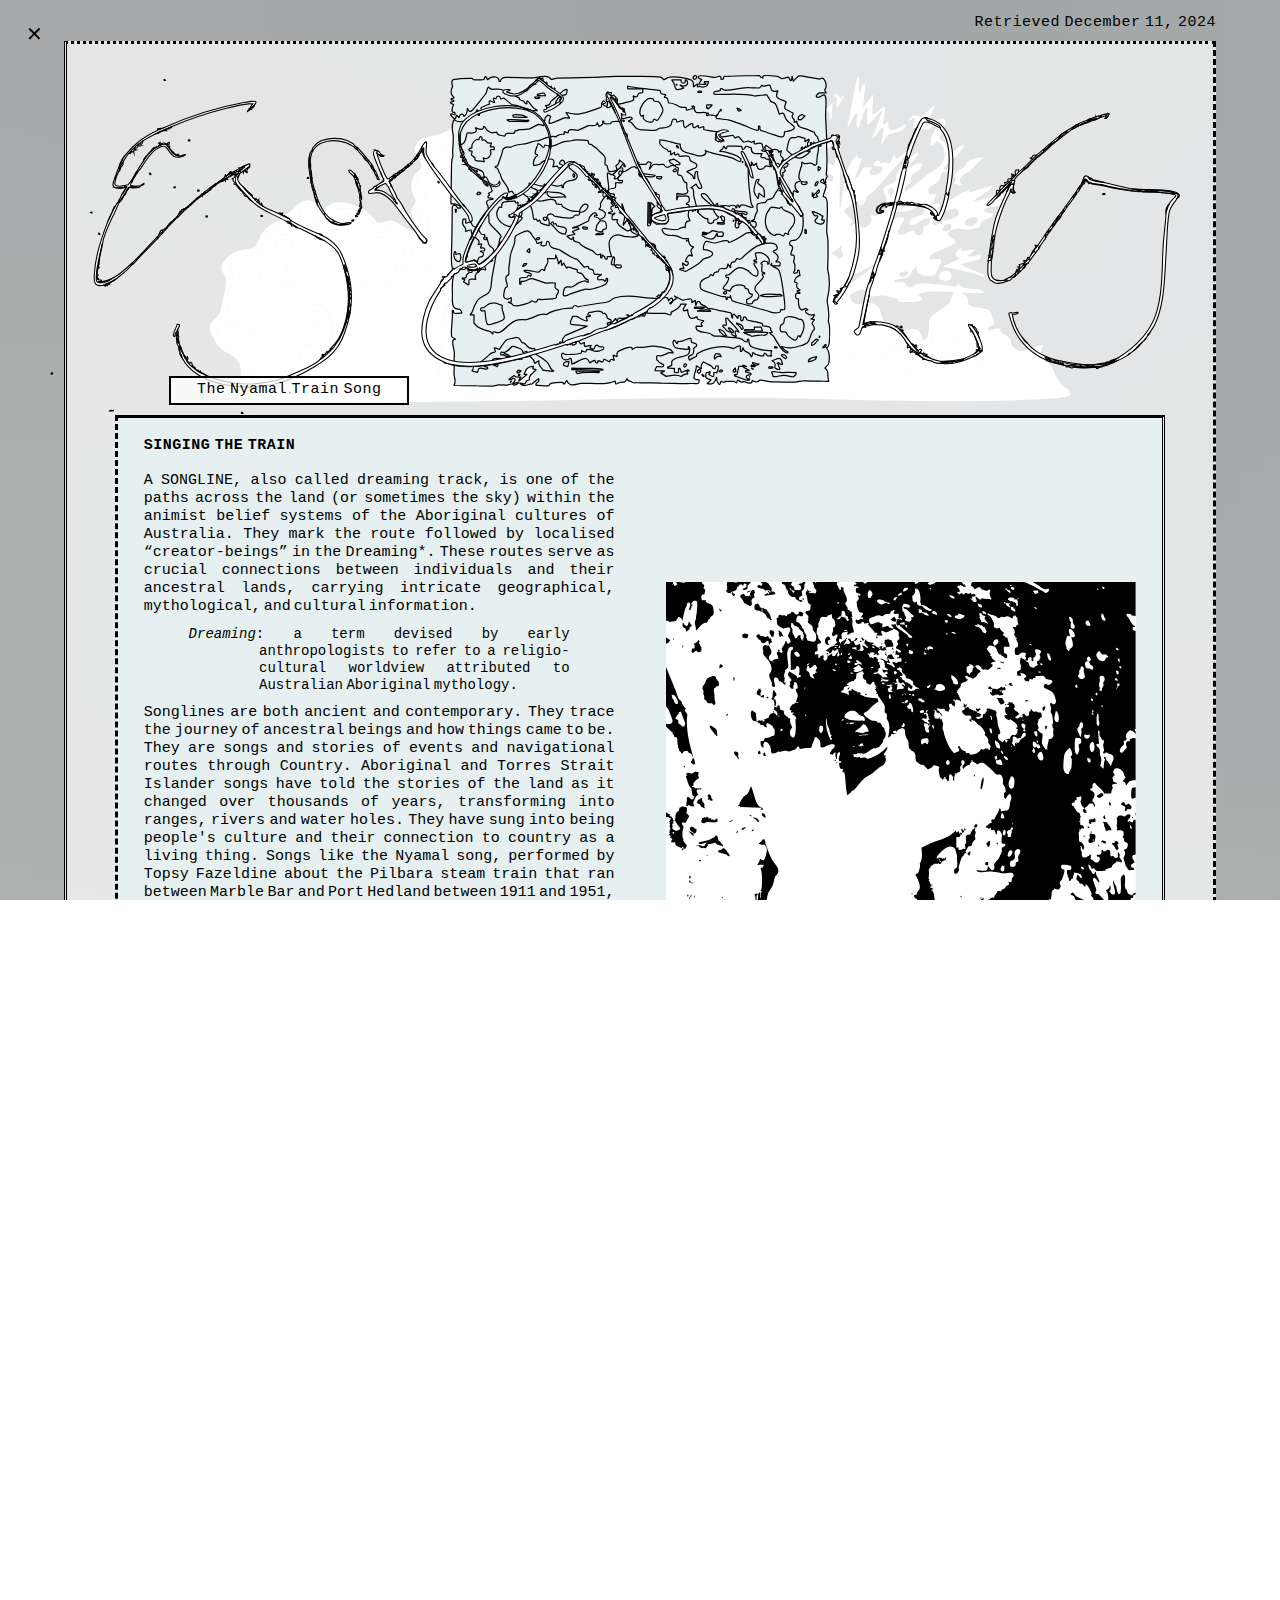
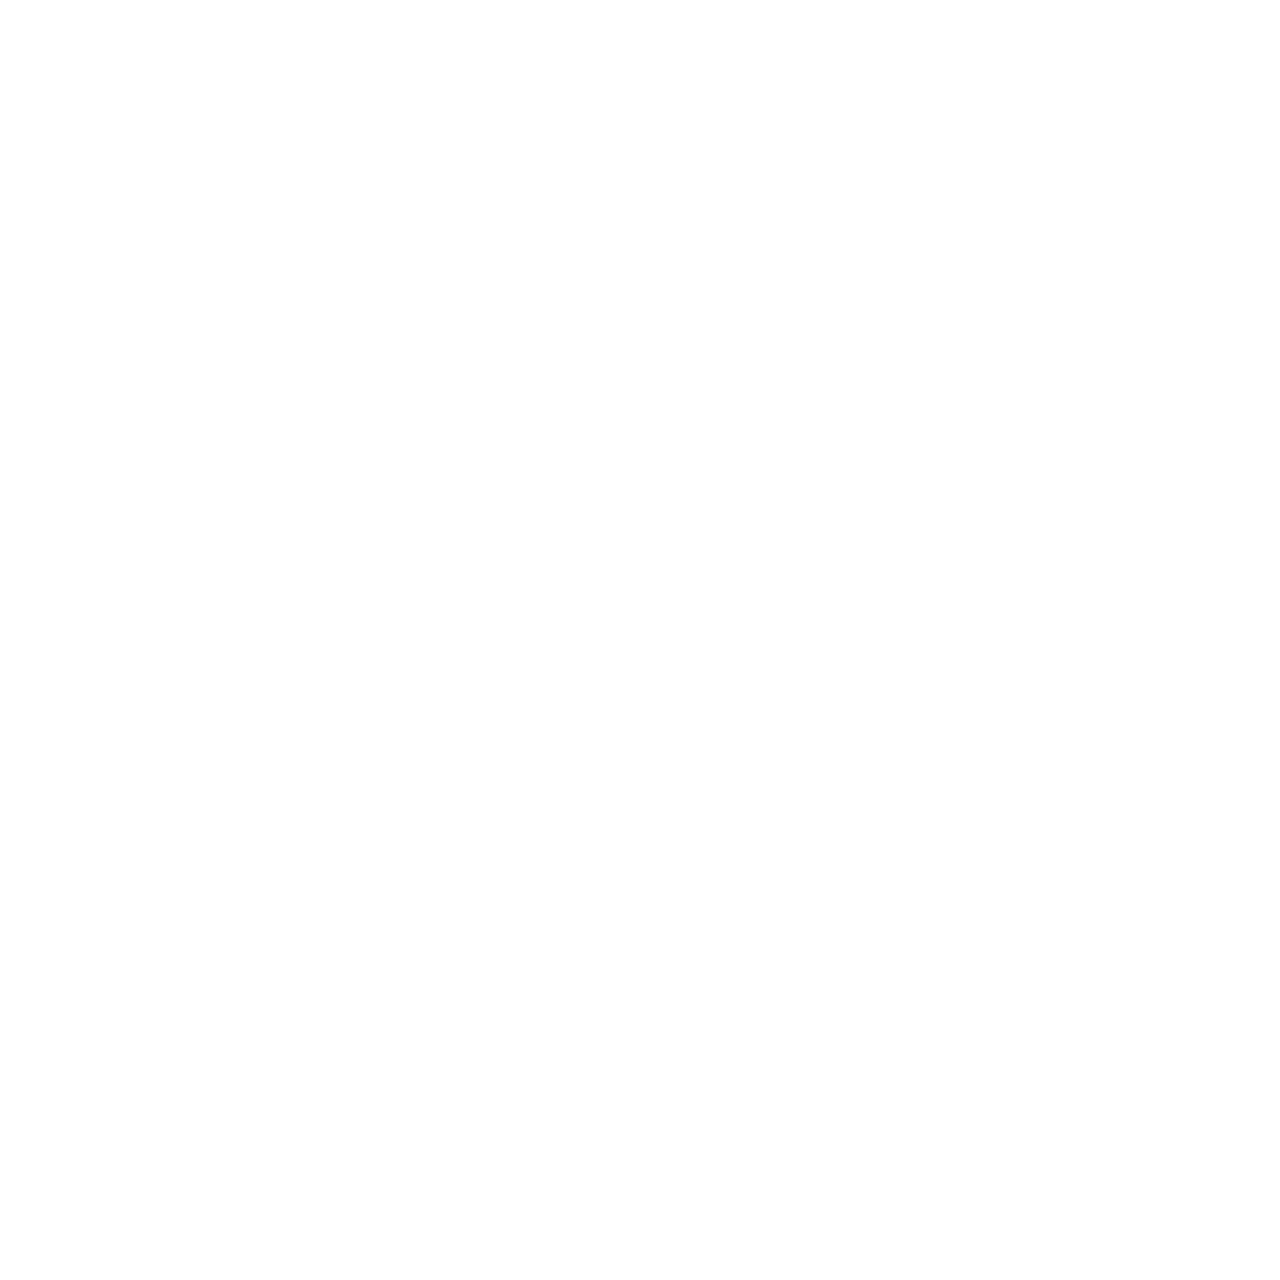
<file: Songlines.html>
<!DOCTYPE html>
<html lang="en">
<head>
    <meta charset="UTF-8">
    <meta name="viewport" content="width=device-width, initial-scale=1.0">
    <title>Songlines</title>

    <link rel="stylesheet" href="songlines.css">
</head>
<body>
    
<div class="page">

    <a href="index.html"><div class="back-button">✕</div></a>

    <div class="above-newspaper-caption">Retrieved December 11, 2024</div>
   
    <div class="newspaper-box">
        <img class="shrub" src="Songlines files/shrub(white).svg">
        <img class="shrub2" src="Songlines files/shrub3.svg">
        
        <img class="songlines-sketch" src="Songlines files/songlines-sketch2.svg">
        <img class="songlines-title" src="Songlines files/songlines-title.svg">
        
        <div class="title-caption">The Nyamal Train Song</div>
        
        <div class="body-box">
            <div class="article-title">SINGING THE TRAIN</div>
            <br>

            <div class="left-column">
                <div class="body-text">
                    A SONGLINE, also called dreaming track, is one of the paths across the land 
                    (or sometimes the sky) within the animist belief systems of the Aboriginal 
                    cultures of Australia. They mark the route followed by localised “creator-beings” 
                    in the Dreaming*. These routes serve as crucial connections between individuals 
                    and their ancestral lands, carrying intricate geographical, mythological, and 
                    cultural information.
                </div>
    
                <div class="terminology">
                    <i>Dreaming</i>: a term devised by early anthropologists to refer to a religio-cultural 
                    worldview attributed to Australian Aboriginal mythology.
                </div>

                <div class="body-text">
                    Songlines are both ancient and contemporary. They trace the journey of ancestral beings 
                    and how things came to be. They are songs and stories of events and navigational routes 
                    through Country. Aboriginal and Torres Strait Islander songs have told the stories of the land as it 
                    changed over thousands of years, transforming into ranges, rivers and water holes. 
                    They have sung into being people's culture and their connection to country as a living thing.
                    Songs like the Nyamal song, performed by Topsy Fazeldine about the Pilbara steam train that ran 
                    between Marble Bar and Port Hedland between 1911 and 1951, connect recent histories and experiences 
                    to ancient song styles.
                </div>
    
                <div class="body-text" id="body-text-indent">
                    The Nyamal train song is known as a Japi song, a public song that was composed by <i>Pilbara stockman</i> 
                    <b>Mangkayipirti</b> or <b>Larry Brown</b>. It tells of the sights and sounds of the train’s journey through Nyamal 
                    country.
                </div>
    
                <div class="body-text" id="body-text-indent" >
                    Larry Brown, whose Aboriginal name is Mangkayipirti, was born toward the end of the nineteenth century, 
                    around 1895, near Mulyie pastoral station. Mulyie was one of the earliest sheep stations in the Pilbara, 
                    situated on the De Grey River. Larry Brown was one of the early generations of pastoral workers in 
                    the area and worked as a stockman on or near Mulyie until his death in 1950. He was buried one mile 
                    from Mulyie station homestead. Larry’s Paddock at Mulyie is believed to be named after him.
                </div>
                <br>
                <div class="newspaper-image">
                    <img style="background-color: white;" src="Songlines files/train-pic.svg">
                    <div class="photo-caption">The Opening of the Port Hedland-Marble Bar Railway. The Ministerial Train 
                        taking on water at the Shaw River, 16 July 1911. State Library of WA 008368PD.</div>
                </div>
                <br>
                <div class="body-text">
                    In 1964, Mangkayipirti's daughter <b>Topsy Fazeldine</b> (<b>Marrparingu</b>), recorded the Nyamal train song with visiting 
                    language researcher Carl Von Brandenstein.
                </div>

                <div class="quote">
                    "Nyamal song I'm going to sing train my father's song…singing train from Port Hedland to Marble Bar."<br>
                    <p style="font-weight: 600; text-align: right; font-style: normal;">—Topsy Fazeldine (Marrparingu)</p>
                </div>

                <div class="body-text">
                    <b>Basil Snook</b> gives permission for this 1964 recording of his mother to be made public.
                    Listen to the train song and Basil's introduction.
                </div>

                <div class="body-text" style="text-align: center; margin-top: 20px; margin-bottom: 20px;" >
                    [Insert: Nyamal train song - audio recording]
                </div>

                <div class="body-text">
                    Topsy Fazeldine was born in 1922 near Mulyie pastoral station. She worked as a domestic and stock camp 
                    assistant at Mulyie station and stations along the De Grey River and train line. In about 1946 she joined 
                    the Pilbara pastoral strikers at Twelve Mile camp outside Port Hedland and travelled with them to the tin 
                    mining enterprise at Moolyella. She worked on stations occasionally through the 1960s, but was mostly 
                    travelling with her husband Mick Fazeldine through towns and various camps from Port Hedland to Marble Bar. 
                    Topsy Fazeldine died in 1991.
                </div>
            </div>

            <div class="right-column">
                <div class="newspaper-image">
                    <img style="background-color: white;" src="Songlines files/Topsy Fazeldine.svg">
                    <div class="photo-caption">Topsy Fazeldine with her daughter Shirley photographed in 1984 when she 
                        recorded the train song. AIATSIS Collection, Von Brandenstein C03.CS-000169588.</div>
                </div>
                <br>
                <div class="body-text">
                    The Train Song is about a recent event. It is also inextricably linked to community life, language and 
                    country and the long histories of Aboriginal people in the Pilbara. To sing this Japi song is to sing a 
                    journey through country. Calling the country place by place brings it back to life and ensures it continues. 
                    Mangkayipirti created a song that told of the journey through his country singing and calling the Nyamal 
                    names of hills, waterholes and places of significance. He passed this song to his daughter Topsy Fazeldine, 
                    who recreates the journey through the song and keeps her culture alive.
                </div>

                <div class="body-text" id="body-text-indent">
                    The recording of the Nyamal train song was archived at AIATSIS. Fifty years later in 2014, Topsy’s son 
                    Basil Snook and Elders from the Nyamal community heard the old recording of the train song and began 
                    their own journey of finding the old train tracks. They translated the song into English and put it 
                    into film and an exhibition to share it with everyone, especially young Aboriginal people of the Pilbara.
                </div>

                <div class="fact-box" style="background-color: white;">
                    <div class="fact-text">
                    The Nyamal train song is a Japi song composed by an individual about everyday things 
                    that were witnessed or experienced in recent times. Japi songs are public songs for anyone to listen to. 
                    They are also known in the Pilbara as Nyirlpu and Yirraru. Japi songs are often about travelling, and the 
                    experiences of riding, seeing and hearing machines like trains, planes, trucks and boats, and even a 
                    washing machine.
                    </div>

                    <div class="fact-text" style="text-indent: 25px; margin-bottom: 0;">
                        Japi songs are often accompanied by rhythmic scraping sounds created by rubbing a hard instrument 
                        like a rock or coin across a rough surface. Some singers created special wooden instruments by cutting 
                        notches into a boomerang or solid piece of wood and rubbing a thinner stick along it. 
                    </div>
                </div>
            </div>

            <div class="horizontal-divider"></div>

            <div class="bottom-box" id="bottom-one">
                <div class="bottom-quote">
                    ‘If all the old songs are lost then we don’t remember who we are.”
                    <p style="font-weight: 600; text-align: right; font-style: normal;">—Lenie Tipiloura, Senior Tiwi woman</p>
                </div>
                
                SONGS are important for transmitting cultural an historical information, encoding knowledge of genealogies and stories, 
                records of ancestors and kinships, knowledge of the universe and the land, medicinal culinary knowledge, social norms, 
                taboos, ecological knowledge, and many other things.
            </div>

            <div class="bottom-box" id="bottom-two">
                SONGS represent a <b>key resource</b> for developing innovative solutions to combating climate change and protecting 
                biodiversity. When songs go quiet, a lot more than the songs are lost.
            </div>

            <div class="bottom-box" id="bottom-three">
                FIRST NATION Australian performance traditions are among the <i>oldest</i> in the world and are also among the <i>most 
                vulnerable</i> to loss. Even more vulnerable than Australian languages.
            </div>

            <div class="bottom-box" id="bottom-four">
                <b>98%</b> of First Nations song traditions have been lost since colonisation. Songlines criss-cross this continent carrying with them 1000s of years of cultural knowledge.
            </div>

            <a class="bottom-link" target="_blank" href="https://aiatsis.gov.au/explore/singing-train">Source: https://aiatsis.gov.au/explore/singing-train</a>
        </div>
     
        <div class="colophon">
            <div class="credits">Digtial typesetting by Olivia Huynh</div> <br>Songlines©2024
        </div>

    </div>
    


</div>

</body>
</html>
</file>
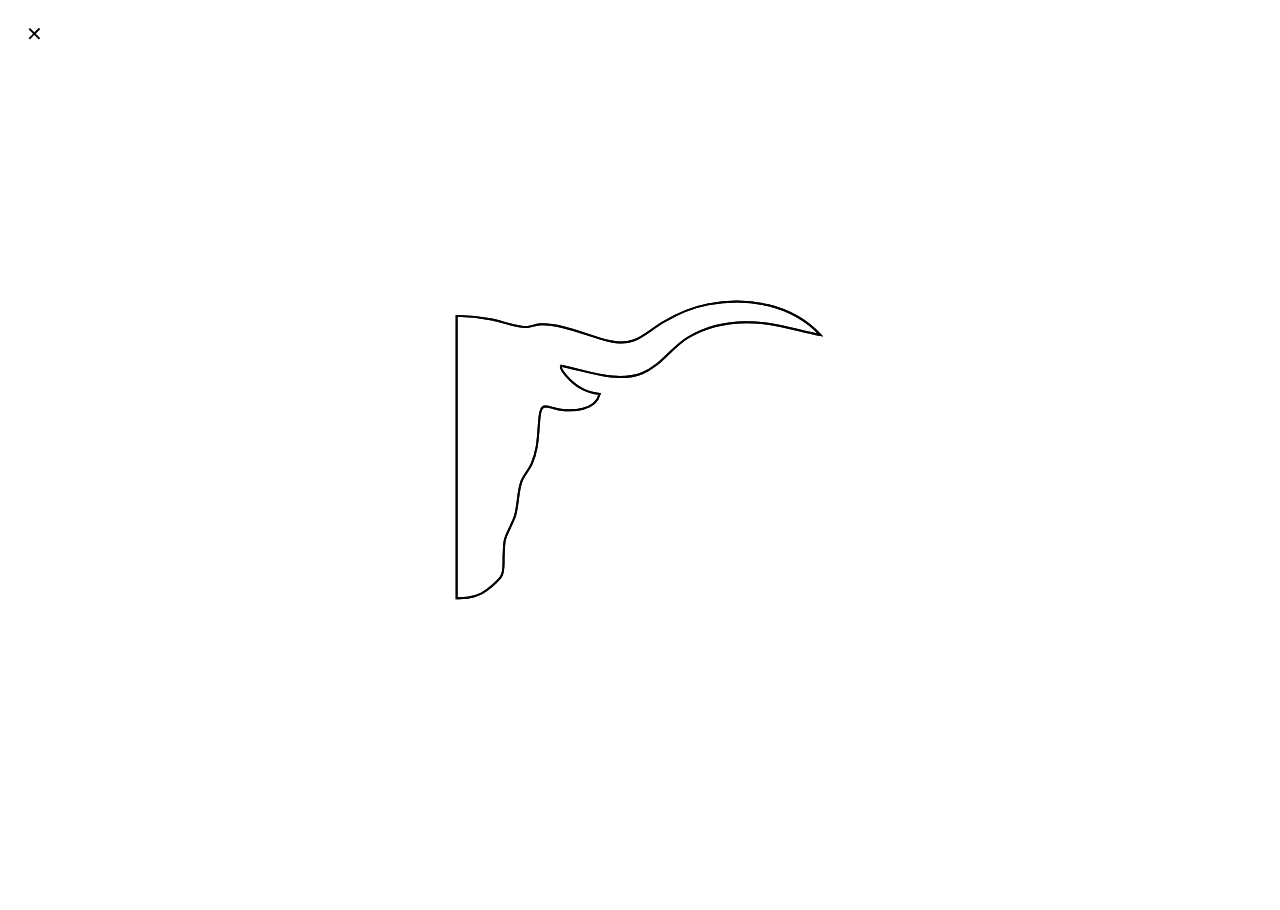
<file: Wahroonga-Station.html>
<!DOCTYPE html>
<html lang="en">
<head>
    <meta charset="UTF-8">
    <meta name="viewport" content="width=device-width, initial-scale=1.0">
    <title>Wahroonga Station</title>

    <link rel="stylesheet" href="wahroonga-station.css">
</head>
<body>

    <div class="page" id="cow-pen">

        <a href="index.html"><div class="back-button">✕</div></a>
        <div class="icon-sidebar">
            <img class="head-silhouette" src="Wahroonga-Station Files/cow-head-silhouette.svg">
            <img class="head-silhouette" src="Wahroonga-Station Files/horse-head-silhouette.svg">
            <img class="head-silhouette" src="Wahroonga-Station Files/sheep-head-silhouette.svg">
        </div>

        <div class="cow-head-background">
        <img class="cow-head" id="half-one" src="Wahroonga-Station Files/cow-head(half2).svg">
        <img class="cow-head" id="half-two" src="Wahroonga-Station Files/cow-head(half2).svg">
        </div>


        <img class="cow-sorter" src="Wahroonga-Station Files/cow-sorter(no tags).svg">

        <img class="cow" id="frank" src="Wahroonga-Station Files/cow.svg">
        <img class="cow" id="alex" src="Wahroonga-Station Files/cow.svg">
        <img class="cow" id="mel" src="Wahroonga-Station Files/cow.svg">
        <img class="cow" id="pascal" src="Wahroonga-Station Files/cow.svg">
        <img class="cow" id="jeff" src="Wahroonga-Station Files/cow.svg">

        <img class="cow" id="nami" src="Wahroonga-Station Files/cow.svg">
        <img class="cow" id="caroline" src="Wahroonga-Station Files/cow.svg">
        <img class="cow" id="jeremy" src="Wahroonga-Station Files/cow.svg">
        <img class="cow" id="loui" src="Wahroonga-Station Files/cow.svg">
        <img class="cow" id="elliot" src="Wahroonga-Station Files/cow.svg">
        <img class="cow" id="eva" src="Wahroonga-Station Files/cow.svg">
        <img class="cow" id="robert" src="Wahroonga-Station Files/cow.svg">
        

        <img class="ringer" id="john" src="Wahroonga-Station Files/ringer.svg">

        <img class="freida" src="Wahroonga-Station Files/Freida.svg">

        <!-- <div class="matt-glass" tabindex="0" style="animation-fill-mode:forwards;"></div> -->
    </div>

    <div class="page" id="horse-stable">

        <img class="stable-shed" src="Wahroonga-Station Files/horse-stable.svg">

        <img class="veggie-garden" src="Wahroonga-Station Files/veggie-garden.svg">
        <img class="veggie-garden" id="garden2" src="Wahroonga-Station Files/veggie-garden.svg">
        
        <img class="cow" id="du" src="Wahroonga-Station Files/cow.svg">

        <img class="ringer" id="jaehyun" src="Wahroonga-Station Files/ringer.svg">
        <img class="ringer" id="yin" src="Wahroonga-Station Files/ringer.svg">
        <img class="ringer" id="bob" src="Wahroonga-Station Files/ringer.svg">

        <img class="grazing-horse" id="keanu" src="Wahroonga-Station Files/horse-grazing.svg">
        <img class="grazing-horse" id="maria" src="Wahroonga-Station Files/horse-grazing.svg">
        <img class="grazing-horse" id="pluto" src="Wahroonga-Station Files/horse-grazing.svg">

        <img class="sheep" id="daniel" src="Wahroonga-Station Files/sheep.svg">
        <img class="sheep" id="craig" src="Wahroonga-Station Files/sheep.svg">
        <img class="sheep" id="lachlan" src="Wahroonga-Station Files/sheep.svg">
        <img class="sheep" id="cooper" src="Wahroonga-Station Files/sheep.svg">

        <img class="water-well" src="Wahroonga-Station Files/water-well.svg">
    </div>
    
    <div class="page" id="the-crib">
        
        <img class="house" src="Wahroonga-Station Files/thecrib.svg">

        <img class="sheep" id="cassarole" src="Wahroonga-Station Files/sheep.svg">
        <img class="sheep" id="chicago" src="Wahroonga-Station Files/sheep.svg">
        <img class="sheep" id="miami" src="Wahroonga-Station Files/sheep.svg">
        <img class="sheep" id="felix" src="Wahroonga-Station Files/sheep.svg">
        <img class="sheep" id="alice" src="Wahroonga-Station Files/sheep.svg">
        <img class="sheep" id="herb" src="Wahroonga-Station Files/sheep.svg">

        <img class="ute" src="Wahroonga-Station Files/ute.svg">

        <img class="olivia" src="Wahroonga-Station Files/olivia.svg">

        <img class="motorbike" id="motorbike-one" src="Wahroonga-Station Files/motorbike.svg">
        <img class="motorbike" id="motorbike-two" src="Wahroonga-Station Files/motorbike.svg">


    </div>
    

</body>
</html>
</file>
<file: rodeo.css>
* {
    margin: 0;
    padding: 0;
    box-sizing: border-box;
}

html, body { 
    height: 100vh;
    overflow-x: clip;
    overflow: hidden;
}

.page{
    position: relative;
    min-height: 100vh;

    background-color: pink;
    background-size: cover;
    background-repeat: no-repeat;
    background-position: center;

    justify-content: center;
    align-items:center;
    display: flex;
}


.page#rodeo1{
    background-image: url("Rodeo Files/Artboard/16colour-kimberly\ \(indexed\).png"); 
}
.page#rodeo2{
    background-image: url("Rodeo Files/Artboard/16colour-desert\ \(indexed\).png"); 
}
.page#rodeo3{
    background-image: url("Rodeo Files/Artboard/3colour-desert2\ \(indexed\).png"); 
}
.page#rodeo4{
    background-image: url("Rodeo Files/Artboard/3colour-desert2\ \(indexed\).png");
}
.page#rodeo5{
    background-image: url("Rodeo Files/Artboard/3colour-desert2\ \(indexed\).png");
}
.page#rodeo6{
    background-image: url("Rodeo Files/Artboard/3colour-desert2\ \(indexed\).png");
}
.page#rodeo7{
    background-image: url("Rodeo Files/Artboard/3colour-desert2\ \(indexed\).png");
}
.page#rodeo8{
    background-image: url("Rodeo Files/Artboard/3colour-desert2\ \(indexed\).png");
}
.page#rodeo9{
    background-image: url("Rodeo Files/Artboard/3colour-desert2\ \(indexed\).png");
}
.page#rodeo10{
    background-image: url("Rodeo Files/Artboard/3colour-desert2\ \(indexed\).png");
}
.page#rodeo11{
    background-image: url("Rodeo Files/Artboard/3colour-desert2\ \(indexed\).png");
}
.page#rodeo12{
    background-image: url("Rodeo Files/Artboard/3colour-desert2\ \(indexed\).png");
}
.page#rodeo13{
    background-image: url("Rodeo Files/Artboard/3colour-desert2\ \(indexed\).png");
}
.page#rodeo14{
    background-image: url("Rodeo Files/Artboard/3colour-desert2\ \(indexed\).png");
}
.page#rodeo15{
    background-image: url("Rodeo Files/Artboard/3colour-desert2\ \(indexed\).png");
}
.page#rodeo16{
    background-image: url("Rodeo Files/Artboard/3colour-desert2\ \(indexed\).png");
}
.page#rodeo17{
    background-image: url("Rodeo Files/Artboard/3colour-desert2\ \(indexed\).png");
}
.page#rodeo18{
    background-image: url("Rodeo Files/Artboard/3colour-desert2\ \(indexed\).png");
}
.page#rodeo19{
    background-image: url("Rodeo Files/Artboard/3colour-desert2\ \(indexed\).png");
}
.page#rodeo20{
    background-image: url("Rodeo Files/Artboard/3colour-desert2\ \(indexed\).png");
}
.page#rodeo21{
    background-image: url("Rodeo Files/Artboard/3colour-desert2\ \(indexed\).png");
}
.page#rodeo22{
    background-image: url("Rodeo Files/Artboard/3colour-desert2\ \(indexed\).png");
}
.page#rodeo23{
    background-image: url("Rodeo Files/Artboard/3colour-desert2\ \(indexed\).png");
}
.page#rodeo24{
    background-image: url("Rodeo Files/Artboard/3colour-desert2\ \(indexed\).png");
}
.page#rodeo25{
    background-image: url("Rodeo Files/Artboard/3colour-desert2\ \(indexed\).png");
}
.page#rodeo26{
    background-image: url("Rodeo Files/Artboard/3colour-desert2\ \(indexed\).png");
}
.page#rodeo27{
    background-image: url("Rodeo Files/Artboard/3colour-desert2\ \(indexed\).png");
}

a img{
    width: 200px;
    height: auto;

    position: absolute;
    z-index: +1;
    right: 18vw;

    transform: translate(0,-50%);
}
a img:hover{
    scale: 105%;
}

.scene {
    width: auto;
    height: 90vh;
}

.rodeo-title{
    position: absolute;
    width: 50vw;
    height: auto;

    filter: invert();
}

.horses{
    width: 50vw;
    height: auto;
    position: absolute;
}

.colin{
    width: auto;
    height: 100vh;
}

.maxie{
    width: auto;
    height: 100vh;
}

@font-face{
    font-family: Kaerukaeru-Regular;
    src: url(kaerukaeru-Regular.woff);

    font-family: punk-font;
    src: url(123And-2nwv.ttf);
}

.text-intro{
    font-family: Kaerukaeru-Regular;
    color: white;
    text-shadow:black -1px;
    font-size: 25px;
    max-width: 30ch;
    text-align: center;

    border-inline: 3px white solid;
    border-radius: 2%;

    background-color: rgba(0, 0, 0, 0.5);

    padding-top: 15px;
    padding-bottom: 15px;
    padding-inline: 15px; 
}


.text-bullriders{
    font-family: Kaerukaeru-Regular;
    color: white;
    text-shadow:black -1px;
    font-size: 25px;
    max-width: 25ch;
    text-align: center;

    border-inline: 3px white solid;
    border-radius: 2%;

    background-color: rgba(0, 0, 0, 0.5);

    padding-top: 15px;
    padding-bottom: 15px;
    padding-inline: 15px;

    position: absolute;
    bottom: 5vh;
}

.dialogue-text{
    font-family: punk-font;
    color: white;
    font-size: 25px;
    letter-spacing: 2px;
    max-width: 50ch;
    position: absolute;
}
#maxie-text{
   text-align: right;
}
#colin-text{
   text-align: left;
}

.back-button{
    width: 30px;
    height: 30px;
    align-items: center;
    justify-content: center;
    display: flex;
    position: fixed;
    top: 1.5vw;
    left: 1.5vw;
    z-index: +1;
    color: white;
    font-family: Helvetica, sans-serif;
    font-size: 20px;
    font-weight: 100;
}
.back-button:hover{
    scale: 105%;
}
</file>
<file: songlines.css>
* {
    margin: 0;
    padding: 0;
    box-sizing: border-box;
}

html, body { 
    height: 100vh;
    overflow-x: hidden;
}

.page{
    position: relative;
    width: 100vw;
    height: 320vh;

    background-image: url("Songlines files/black-white-photo-sky-with-clouds-plane-flying-sky_896360-6668.png"); 
    background-size: cover;
    background-repeat: no-repeat;
    background-position: center;

    justify-content: center;
    align-items:center;
    display: flex; 
}

@font-face{
    font-family: Kaerukaeru-Regular;
    src: url(kaerukaeru-Regular.woff);

    font-family: punk-font;
    src: url(123And-2nwv.ttf);
}

.above-newspaper-caption{
    position: absolute;
    top: 1.5vh;
    right: 5vw;
    font-size: 15px;
        letter-spacing: 0.5px;
        word-spacing: -5px;
    font-family: Courier, monospace;
    
    animation-name: newspaper-caption;
    animation-duration: 2s;
    animation-iteration-count: 1;
}
@keyframes newspaper-caption { 
    0% {opacity: 0;}
    90% {opacity: 0;}
    100% {opacity: 100;}  
}

.newspaper-box{
    width: 90vw;
    height: 298vh;
    position: absolute;
    top: 4.5vh;
    border: 3px black;
    border-style: dotted dashed solid double;
    background-color: rgba(255, 255, 255, 0.7);
    
    align-items: center;
    justify-content:center;
    display: flex;

    animation-name: newspaper;
    animation-duration: 3s;
    animation-iteration-count: 1;
}
@keyframes newspaper { 
    0% {opacity: 0;}
    100% {opacity: 100;}  
}

.songlines-title{
    top: 0.8vh;
    position: absolute;
    width: 92.5vw;
    padding: 2vw;
    transform: translate(-25px,0);
}

.shrub{
    position: absolute;
    width: 70vw;
    height: 25vw;
    top: 3vw;
}
.shrub2{
    position: absolute;
    width: 30vw;
    top: 2.5vw;
    transform: translate(180px,0);
}

.songlines-sketch{
    position: absolute;
    width: 30vw;
    top: 2vw;
    transform: rotate(0.8deg);
}

.title-caption{
    max-width: 40vw;
    height: fit-content;
    position: absolute;
    top: 25.95vw;
    left: 8vw;

    padding-inline: 2vw;  
        padding-top: 0.3vw;
        padding-bottom: 0.3vw; 
    border: 2px black solid;
    background-color: rgba(255, 255, 255, 0.733);  
    font-family: Courier;
        letter-spacing: 0.5px;
        word-spacing: -5px;
        line-height: 18px;
        text-align: justify;
        font-size: 15px; 

    align-items: center;
    justify-content: center;
    display: flex;
}

.body-box{
    width: 82vw;
    height: 228vh;
    position: absolute;
    top: 29vw;
    border: 3px black;
    border-style:  solid double dotted dashed ;
    background-color: rgb(230,240,240);
    padding-top: 1vw;
    padding-bottom: 1vw;
}
.article-title{ 
    font-family: Courier, monospace;
    font-size: 15px;
        letter-spacing: 0.5px;
        word-spacing: -5px;
        text-align: left;
        font-weight: 600;
    color: black;
    padding-inline: 2vw;
    margin-top: 0.5vw;
}

.left-column{
    transform: translate(0,0);
    /* position: absolute; */
}

.right-column{
    transform: translate(50%,-100.2%);
    /* position: absolute; */
}

.body-text{
    font-family: Courier, monospace;
    font-size: 15px;
        word-spacing: -6px;
        line-height: 18px;
        text-align: justify;
    color: black;
    width: 50%;
    padding-inline: 2vw;
    margin-bottom: 10px;
    /* background-color: rgba(255, 255, 255, 0.733);  */
}

.terminology{
    font-family: Courier, monospace;
    font-size: 14px;
        /* letter-spacing: 0px; */
        word-spacing: -5px;
        line-height: 17px;
        text-align: justify;

        text-indent: -5.5vw;
    width: 50%;
    margin-top: 10px;
    margin-bottom: 10px;
        padding-left: 11vw;
        padding-right:5.5vw;
    color: black;
}

#body-text-indent{
    text-indent: 25px;
}

.newspaper-image{
    width: 50%;
    padding-inline: 2vw;
}

.photo-caption{
    font-family: Courier, monospace;
    font-size: 11px;
        word-spacing: -2px;
        line-height: 14px;
        text-align: justify;
    color: black;
    
    padding-inline: 2vw;
    margin-top: 7px;
    margin-bottom: 10px;
}

.quote{
    font-family: Courier, monospace;
    font-size: 15px;
        word-spacing: -6px;
        line-height: 18px;
        text-align: justify;
    color: black;
    width: 50%;
    padding-inline: 5.5vw;
    margin-bottom: 10px;
    font-style: italic;
}

.back-button{
    width: 30px;
    height: 30px;
    align-items: center;
    justify-content: center;
    display: flex;
    position: fixed;
    top: 1.5vw;
    left: 1.5vw;
    z-index: +1;
    color: black;
    font-family: Helvetica, sans-serif;
    font-size: 20px;
    font-weight: 100;
}
.back-button:hover{
    scale: 105%;
}

.fact-box{
    border: 1px black solid;
    font-family: Courier, monospace;
    font-size: 15px;
        word-spacing: -6px;
        line-height: 18px;
        text-align: justify;
    color: black;
    width: 37vw;
    padding-top: 1vw;
    padding-bottom: 1vw;
    padding-inline: 2vw;
    margin-top: 20px;
    margin-bottom: 20px;
    margin-inline: 2vw;
}
.fact-text{
    margin-bottom: 10px;
}

.horizontal-divider{
    width: 78vw;
    transform: translate(2vw,0);
    border: 1px black solid;
    position: absolute;
    top: 198vh;
}

.bottom-box{
    height: fit-content;
    border-right: 1px black solid;
    position: absolute;
    top: 200vh;

    font-family: Courier, monospace;
    font-size: 15px;
        word-spacing: -6px;
        line-height: 18px;
        text-align: justify;
    color: black;
    padding-right: 2vw;
}
#bottom-one{
    width: 27vw;
    transform: translate(2vw,0);
}
.bottom-quote{
    font-family: Courier, monospace;
    font-size: 15px;
        word-spacing: -6px;
        line-height: 18px;
        text-align: justify;
    color: black;
    padding-left: 2.5vw;
    padding-right: 4.5vw;
    width: 27vw;
    margin-bottom: 10px;
    font-style: italic;
}
#bottom-two{
    width: 16vw;
    transform: translate(31vw,0);
}
#bottom-three{
    width: 16vw;
    transform: translate(49vw,0);
}
#bottom-four{
    width: 15vw;
    transform: translate(67vw,0);
    border: none;
}

.bottom-link{
    position: absolute;
    bottom: 2vw;
    right: 2vw;

    font-family: Courier, monospace;
    font-size: 15px;
        word-spacing: -6px;
        line-height: 18px;
        text-align: justify;
    color: black;
    text-decoration: none;
}
.bottom-link:hover{
    scale: 102%;
}

.colophon{
    position: absolute;
    bottom: 3vw;
    font-family: Courier, monospace;
    font-size: 15px;
        word-spacing: -3px;
        line-height: 12px;
        text-align: justify;
    color: black;
    text-align: center;
}
.credits{
    font-family: punk-font;
    font-size: 20px;
    letter-spacing: 2px;
    word-spacing: 3px;
}
</file>
<file: wahroonga-station.css>
* {
    margin: 0;
    padding: 0;
    box-sizing: border-box;
}

html, body { 
    height: 100vh;
    width: 300vw;
    overflow-y: clip;
    display: flex;
}

.page{
    position: relative;
    width: 100vw;
    height: 100vh;

    background-color: white;
    background-size: cover;
    background-repeat: no-repeat;
    background-position: center;

    justify-content: center;
    align-items:center;
    display: flex;
}

body::-webkit-scrollbar {
    width: auto;
}  
body::-webkit-scrollbar-thumb {
    background-color: white;
    outline: 2px solid black;
}


/*  */

.cow-head-background{
    width: 100vw;
    height: 100vh;
    position: fixed;
    background-color: white;
    z-index: +2;

    align-items: center;
    justify-content: center;
    display: flex;

    animation-name: cow-head-background;
    animation-duration: 5s;
    animation-iteration-count: 1;
    animation-fill-mode: forwards;
}
@keyframes cow-head-background { 
    0% {opacity: 1;}
    50% {opacity: 1;}
    100% {opacity: 0;}  
}

.cow-head{
    height: 300px;
    width: auto;
    z-index: +1;
    position: absolute;
}
#half-one{
    /* transform: translate(50%,0); */
    animation-name: half-one;
    animation-duration: 5s;
    animation-iteration-count: 1;
    animation-fill-mode: forwards;
}
@keyframes half-one { 
    0% {transform: translate(51%,600px);}
    50% {transform: translate(51%,0);}
    99% {transform: translate(300px,0); opacity: 1;}
    100% {opacity: 0;}  
}
#half-two{
    /* transform: translate(-50%,0) scaleX(-1); */
    animation-name: half-two;
    animation-duration: 5s;
    animation-iteration-count: 1;
    animation-fill-mode: forwards;
}
@keyframes half-two { 
    0% {transform: translate(-51%,600px) scaleX(-1);}
    50% {transform: translate(-51%,0) scaleX(-1);}
    99% {transform: translate(-300px,0) scaleX(-1); opacity: 1;}
    100% {opacity: 0; transform: scaleX(-1);}  
}


.icon-sidebar{
    width: 60px;
    display: flex;
    flex-wrap: wrap;
    top: 50%;
    transform: translate(0,-50%);
    left: 2vw;
    position: fixed;
    z-index: +1;
    gap: 20px;
}
.head-silhouette{
    width: 50px;
    height: auto;
}

/*  */

.cow-sorter{
    width: auto;
    height: 700px;
}

.cow{
    width: 100px;
    height: auto;
    position: absolute;
}
.cow{
    fill: pink;
}

/* done */
.freida{ 
    width: 50px;
    height: auto;
    position: absolute;
    transform: translate(0px,250px);
    animation-name: freida;
    animation-duration: 15s;
    animation-iteration-count: infinite;
    animation-timing-function:linear;
}
@keyframes freida { 
    /* no 'animation-direction' --> animation loops */
    
    0% {transform: translate(0px,250px) scaleX(1);} 
    /* filp */
    12% {transform: translate(0px,250px) scaleX(1);}
    15% {transform: translate(0px,250px) scaleX(-1);}
    /* travels */
    30% {transform: translate(200px,250px) scaleX(-1);}
    /* reaches destination */
    45% {transform: translate(200px,250px) scaleX(-1);}
    /* flip */
    57% {transform: translate(200px,250px) scaleX(-1);}
    60% {transform: translate(200px,250px) scaleX(1);}
    /* travels (backwards) */
    75% {transform: translate(0px,250px) scaleX(1);} 
    /* reaches (old) location */
    90% {transform: translate(0px,250px) scaleX(1);}
    /* idle */
    100% {transform: translate(0px,250px) scaleX(1);}
}

/* done */
#frank{
    transform: translate(-500px,-200px);
    animation-name: frank;
    animation-duration: 38s;
    animation-iteration-count: infinite;
    animation-timing-function:linear;
    animation-delay: 2s;
}
@keyframes frank {
    0% {transform: translate(-500px,-200px);}
    /* goes down the line */
    15%  {transform: translate(-270px,130px);}
    /* turns right */
    30%  {transform: translate(160px,-10px);}
    /* enters pen */
    40%  {transform: translate(180px,-100px);}
    /* walks in pen */
    45% {transform: translate(250px,-120px);}
   
    /* flip */
    49% {transform: translate(250px,-120px) scaleX(1);}
    50% {transform: translate(250px,-120px) scaleX(-1);}
    /* walk out pen */
    55%  {transform: translate(180px,-100px) scaleX(-1);}
    /* exits pen */
    65%  {transform: translate(160px,-10px) scaleX(-1);}
    /* turns left */
    80%  {transform: translate(-270px,130px) scaleX(-1);}
    /* goes up the line, reaches (old) location */
    95% {transform: translate(-500px,-200px)scaleX(-1);}
    /* idle, and flips */
    99% {transform: translate(-500px,-200px)scaleX(-1);}
    100% {transform: translate(-500px,-200px)scaleX(1);}
}

/* done */
#alex{
    transform: translate(80px,-230px);
    animation-name: alex;
    animation-duration: 10s;
    animation-iteration-count: infinite;
    animation-timing-function:linear;
}
@keyframes alex {
    0% {transform: translate(30px,-220px) scaleX(1);}
    /* already facing direction (no flip needed), just idle rn */
    5% {transform: translate(30px,-220px) scaleX(1);}
    /* travels, reaches destination */
    35% {transform: translate(70px,-220px) scaleX(1);}
    /* flip */
    47% {transform: translate(70px,-220px) scaleX(1);}
    50% {transform: translate(70px,-220px) scaleX(-1);}
    /* travels (backwards), reaches (old) location */
    80% {transform: translate(30px,-220px) scaleX(-1);}
    /* idle, and flips */
    97% {transform: translate(30px,-220px) scaleX(-1);}
    100% {transform: translate(30px,-220px) scaleX(1);}
}

/* done */
#mel{
    transform: translate(160px,-260px);
    animation-name: mel;
    animation-duration: 10s;
    animation-iteration-count: infinite;
    animation-timing-function:linear;
    animation-delay: 6s;
}
@keyframes mel {  
    0% {transform: translate(160px,-260px) scaleX(1);}
    /* already facing direction (no flip needed), just idle rn */
    5% {transform: translate(160px,-260px) scaleX(1);}
    /* travels, reaches destination */
    35% {transform: translate(180px,-240px) scaleX(1);}
    /* flip */
    47% {transform: translate(180px,-240px) scaleX(1);}
    50% {transform: translate(180px,-240px) scaleX(-1);}
    /* travels (backwards), reaches (old) location */
    80% {transform: translate(160px,-260px) scaleX(-1);}
    /* idle, and flips */
    97% {transform: translate(160px,-260px) scaleX(-1);}
    100% {transform: translate(160px,-260px) scaleX(1);}
}

/* done */
#pascal{
    transform: translate(-200px,-280px) scaleX(-1);
    animation-name: pascal;
    animation-duration: 50s;
    animation-iteration-count: infinite;
    animation-timing-function:linear;
    animation-delay: 5s;
}
@keyframes pascal {  
    0% {transform: translate(-200px,-280px) scaleX(-1);}
    /* moves down-right */
    5% {transform: translate(-350px,-250px) scaleX(-1);}
    /* rounds the corner */
    10% {transform: translate(-450px,-190px) scaleX(-1);}
    /* reached fence hallway */
    12% {transform: translate(-470px,-150px) scaleX(-1);}
    /* flip */
    13% {transform: translate(-470px,-150px) scaleX(-1);}
    14% {transform: translate(-470px,-150px) scaleX(1);}

    /* goes down the line */
    20%  {transform: translate(-270px,130px);}
    /* turns right */
    30%  {transform: translate(160px,-10px);}
    /* enters pen */
    35%  {transform: translate(180px,-100px);}
    /* walks in pen */
    40% {transform: translate(250px,-120px);}
   
    /* flip */
    48% {transform: translate(250px,-120px) scaleX(1);}
    50% {transform: translate(250px,-120px) scaleX(-1);}
    /* walk out pen */
    55%  {transform: translate(180px,-100px) scaleX(-1);}
    /* exits pen */
    60%  {transform: translate(160px,-10px) scaleX(-1);}
    /* turns left */
    70%  {transform: translate(-270px,130px) scaleX(-1);}
    /* goes up the line, reaches fence hallway */
    80% {transform: translate(-470px,-150px)scaleX(-1);}
    /* idle, and flips */
    88% {transform: translate(-470px,-150px)scaleX(-1);}
    90% {transform: translate(-470px,-150px)scaleX(1);}

    /* rounds the corner (backwards) */
    92% {transform: translate(-450px,-190px) scaleX(1);}
    /* moves up-left */
    95% {transform: translate(-350px,-250px) scaleX(1);}
    /* reaches (old) location */
    98% {transform: translate(-200px,-280px) scaleX(1);}
    /* idle, and flips */
    99% {transform: translate(-200px,-280px) scaleX(1);}
    100% {transform: translate(-200px,-280px) scaleX(-1);}
}

/* done */
#jeff{
    transform: translate(350px,200px);
    animation-name: jeff;
    animation-duration: 20s;
    animation-iteration-count: infinite;
    animation-timing-function:linear;
    animation-delay: 6s;
}
@keyframes jeff {  
    0% {transform: translate(350px,200px) scaleX(1);}
    /* already facing direction (no flip needed), just idle rn */
    3% {transform: translate(350px,200px) scaleX(1);}
    /* rounds the bend */
    28% {transform: translate(500px,150px) scaleX(1);}
    /* reaches destination */
    53% {transform: translate(600px,40px) scaleX(1);}
    /* flip */
    57% {transform: translate(600px,40px) scaleX(1);}
    58% {transform: translate(600px,40px) scaleX(-1);}
    
    /* rounds the bend (backwards) */
    80% {transform: translate(500px,150px) scaleX(-1);}
    /* reaches (old) location */
    95% {transform: translate(350px,200px) scaleX(-1);}
    /* idle, and flips */
    97% {transform: translate(350px,200px) scaleX(-1);}
    100% {transform: translate(350px,200px) scaleX(1);}
}

.ringer{
    width: 80px;
    height: auto;
    position: absolute;
}

#john{
    transform: translate(-520px,80px) scaleX(-1);
    animation-name: john;
    animation-duration: 10s;
    animation-iteration-count: infinite;
    animation-timing-function:linear;
}
@keyframes john {  
    0% {transform: translate(-520px,80px) scaleX(-1);}
    /* already facing direction (no flip needed), just idle rn */
    5% {transform: translate(-520px,80px) scaleX(-1);}
    /* travels, reaches destination */
    45% {transform: translate(-480px,140px) scaleX(-1);}
    /* idle */
    65% {transform: translate(-480px,140px) scaleX(-1);}
    /* travels (backwards), reaches (old) location */
    95% {transform: translate(-520px,80px) scaleX(-1);}
    /* idle */
    100% {transform: translate(-520px,80px) scaleX(-1);}
}

#nami{
    transform: translate(480px,-400px);
}
#caroline{
    transform: translate(570px,-360px);
}
#jeremy{
    transform: translate(660px,-320px);
}
#loui{
    transform: translate(590px,-300px) scaleX(-1);
}
#elliot{
    transform: translate(480px,-200px) scaleX(-1);
}
#eva{
    transform: translate(600px,-200px);
}
#robert{
    transform: translate(705px,-150px) scaleX(-1);
}


/* ------cattle enterance------- */

/* @keyframes move-out {
    0% {
        transform: translate(0,0);
    }
    99%{
        z-index: +1;
    }
    100% {
        transform: translate(100%,0);
        z-index: -1;
    }
  }
.matt-glass{    
    width: 100vw;
    height: 100vh;
    position: absolute;
    border: 1px black solid;
    background-color: beige;
    opacity: 80%;
    z-index: +1;

    transform: translate(0,0);
}
.matt-glass:focus {
    animation: move-out 4s ease-in-out backwards;
  }
  .matt-glass:active {
    animation: none;
  } */

.stable-shed{
    position: absolute;
    width: auto;
    height: 510px;
    transform: rotate(-15deg) translate(-200px,-400px);
}

#du{
    transform: translate(-600px,-100px);
    z-index: +1;
}

.veggie-garden{
    position: absolute;
    width: auto;
    height: 300px;
}
#garden2{
    transform: translate(300px,-170px) rotate(5deg);
    /* transform: translate(450px,0); */
}

/* done */
#jaehyun{
    transform: translate(-600px,80px) scaleX(-1);
    animation-name: jaehyun;
    animation-duration: 70s;
    animation-iteration-count: infinite;
    animation-timing-function:linear;
    z-index: +1;
}
@keyframes jaehyun {  
    /* no idle */
    0% {transform: translate(-500px,80px) scaleX(-1);}
    7% {transform: translate(-400px,150px) scaleX(-1);}
    9.5% {transform: translate(-300px,180px) scaleX(-1);}
    22% {transform: translate(200px,180px) scaleX(-1);}
    32% {transform: translate(400px,100px) scaleX(-1);}
    /* flip */
    41% {transform: translate(400px,100px) scaleX(-1);}
    43% {transform: translate(400px,100px) scaleX(1);}
    /* travels (backwards) */
    52% {transform: translate(200px,200px) scaleX(1);}
    72% {transform: translate(-300px,200px) scaleX(1);}
    /* stops */
    74% {transform: translate(-300px,200px) scaleX(1);}
    75% {transform: translate(-300px,200px) scaleX(-1);}
    77% {transform: translate(-300px,200px) scaleX(-1);}
    78% {transform: translate(-300px,200px) scaleX(1);}
    80% {transform: translate(-300px,200px) scaleX(1);}
    /* continues */
    85% {transform: translate(-400px,150px) scaleX(1);}
    90% {transform: translate(-500px,80px) scaleX(1);}
    /* reaches (old) location, flip */
    99% {transform: translate(-500px,80px) scaleX(1);}
    100% {transform: translate(-500px,80px) scaleX(-1);}
}

/* done */
#yin{
    transform: translate(-200px,-365px) scaleX(-1);
    animation-name: yin;
    animation-duration: 30s;
    animation-iteration-count: infinite;
    animation-timing-function:linear;
}
@keyframes yin {  
    0% {transform: translate(-200px,-365px) scaleX(-1);}
    10% {transform: translate(-200px,-365px) scaleX(-1);}
    30% {transform: translate(0px,-290px) scaleX(-1);}
    45% {transform: translate(100px,-300px) scaleX(-1);}
    /* flip */
    47% {transform: translate(100px,-300px) scaleX(-1);}
    50% {transform: translate(100px,-300px) scaleX(1);}
    /* travels (background) */
    60% {transform: translate(0px,-300px) scaleX(1);}
    70% {transform: translate(-200px,-365px) scaleX(1);}
    /* return, flip */
    75% {transform: translate(-200px,-365px) scaleX(1);}
    97% {transform: translate(-200px,-365px) scaleX(1);}
    100% {transform: translate(-200px,-365px) scaleX(-1);}
}

#bob{
    transform: translate(-655px,-215px);
}

.grazing-horse{
    width: 100px;
    height: auto;
}
#keanu{
    transform: translate(160px,-120px);
}
#maria{
    transform: translate(-150px,-150px) scaleX(-1);
}

#pluto{
    transform: translate(400px,0px) scaleX(-1);
}

#craig{
    transform: translate(200px,-300px) scaleX(-1);
    animation-name: craig;
    animation-duration: 30s;
    animation-iteration-count: infinite;
    animation-timing-function:linear;
}
@keyframes craig {  
    0% {transform: translate(200px,-300px) scaleX(-1);}
    22% {transform: translate(350px,-350px) scaleX(-1);}
    44% {transform: translate(450px,-300px) scaleX(-1);}
    /* stagnant, flip */
    49% {transform: translate(450px,-300px) scaleX(-1);}
    50% {transform: translate(450px,-300px) scaleX(1);}
    /* continue */
    72% {transform: translate(350px,-350px) scaleX(1);}
    94% {transform: translate(200px,-300px) scaleX(1);}
    /* stagnant, flip */
    99% {transform: translate(200px,-300px) scaleX(1);}
    100% {transform: translate(200px,-300px) scaleX(-1);}
}
#daniel{
    transform: translate(520px,-300px) scaleX(-1);
}
#cooper{
    transform: translate(550px,-200px) scaleX(1);
}
#lachlan{
    transform: translate(500px,-250px) scaleX(1);
}


.house{
    width: 800px;
    height: auto;
    position: absolute;
    transform: translate(-200px,-100px) scaleX(-1) rotateY(20deg);
}

.sheep{
    width: 80px;
    height: auto;
    position: absolute;
}
#cassarole{
    transform: translate(-220px,20px);
}
#miami{
    transform: translate(-400px,200px);
}

#chicago{
    transform: translate(-500px,150px);
    animation-name: chicago;
    animation-duration: 20s;
    animation-iteration-count: infinite;
    animation-timing-function:linear;
}
@keyframes chicago {  
    0% {transform: translate(-500px,150px) scaleX(-1);}
    /* already facing direction (no flip needed), just idle rn */
    5% {transform: translate(-500px,150px) scaleX(-1);}
    /* travels, reaches destination */
    45% {transform: translate(-400px,150px) scaleX(-1);}
    /* idle */
    65% {transform: translate(-400px,150px) scaleX(-1);}
    68% {transform: translate(-400px,150px) scaleX(1);}
    /* travels (backwards), reaches (old) location */
    95% {transform: translate(-500px,150px) scaleX(1);}
    /* idle */
    97% {transform: translate(-500px,150px) scaleX(1);}
    100% {transform: translate(-500px,150px) scaleX(-1);}
}


#felix{
    transform: translate(-300px,100px) scaleX(-1);
}
#alice{
    transform: translate(-700px,100px);
}

.ute{
    width: 300px;
    height: auto;
    position: absolute;
    transform: translate(350px,150px) rotate(5deg);
}

.water-well{
    width: auto;
    height: 400px;
    position: absolute;
    transform: translate(600px,260px);
}

.olivia{
    width: auto;
    height: 140px;
    position: absolute;
    transform: translate(-300px,-50px);
}

.back-button{
    width: 30px;
    height: 30px;
    align-items: center;
    justify-content: center;
    display: flex;
    position: fixed;
    top: 1.5vw;
    left: 1.5vw;
    z-index: +3;
    color: black;
    font-family: Helvetica, sans-serif;
    font-size: 20px;
    font-weight: 100;
}
.back-button:hover{
    scale: 105%;
}

.motorbike{
    width: 100px;
    height: auto;
    position: absolute; 
}
#motorbike-one{
    transform: translate(350px,-100px);
}
#motorbike-two{
    transform: translate(500px,200px);
}

#herb{
    transform: translate(500px,0px);
}
</file>
